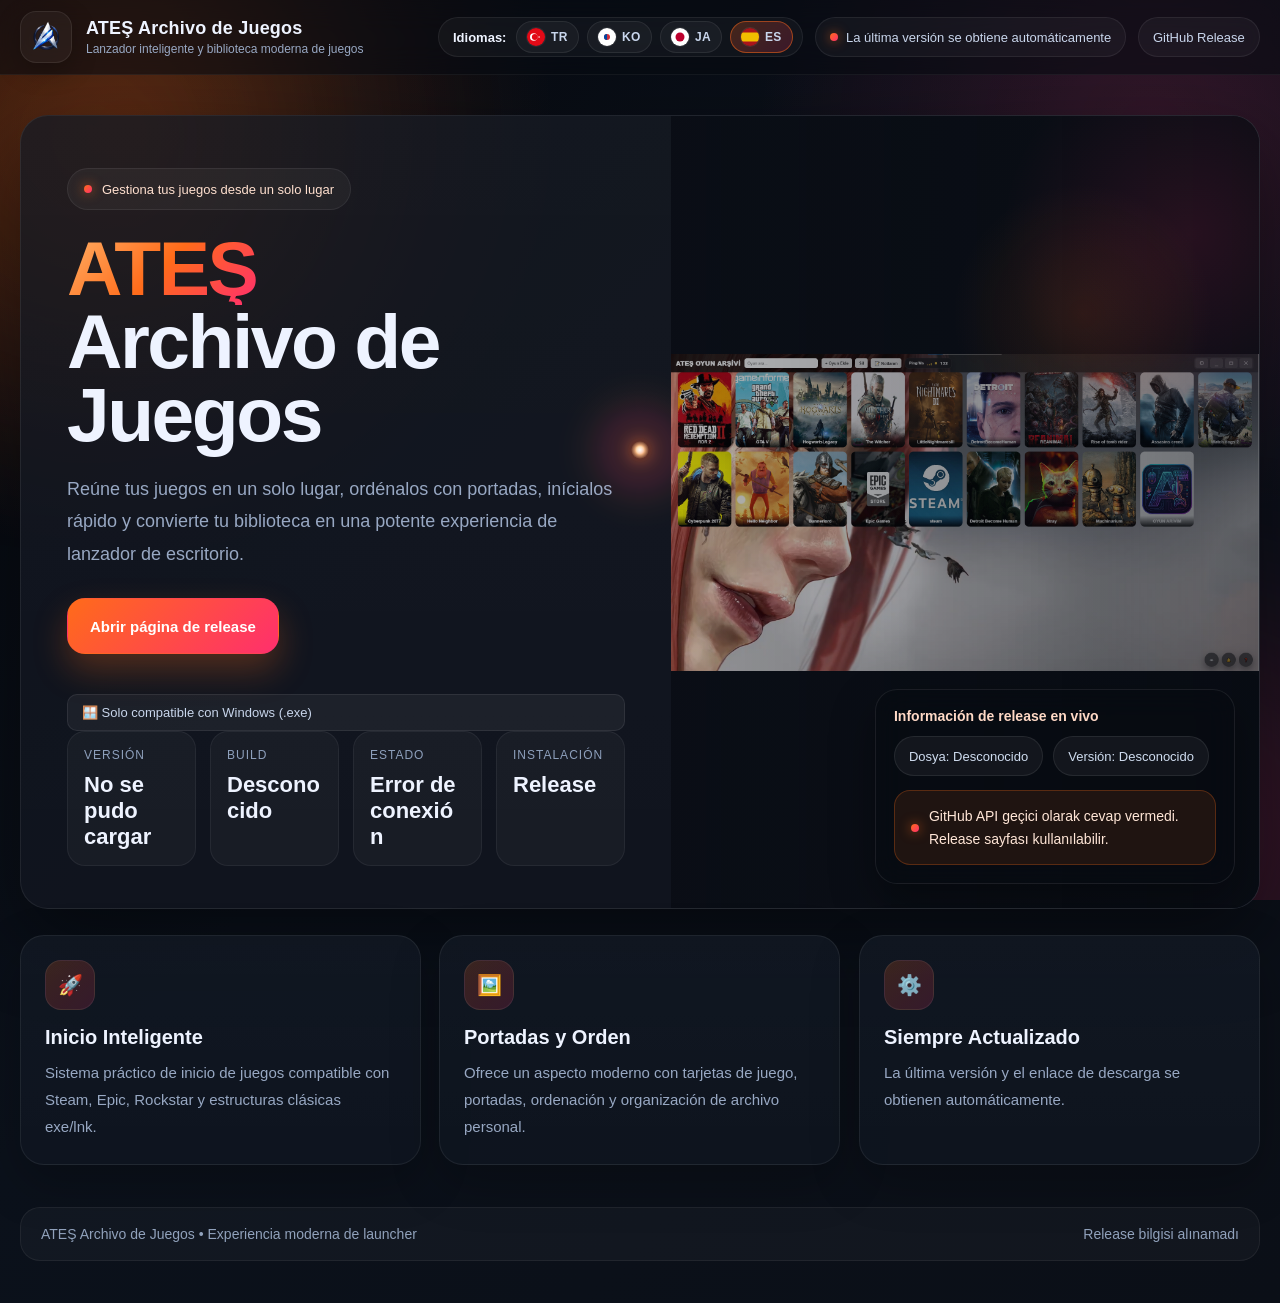
<file: es/index.html>
<!DOCTYPE html>
<html lang="es">
<head>
  <meta charset="UTF-8" />
<meta name="viewport" content="width=device-width, initial-scale=1.0" />
<meta name="theme-color" content="#ff6b1a">

<title>Oyun Launcher İndir (Ücretsiz) – ATEŞ Archivo de Juegos | Steam, Epic, Rockstar Tek Program</title>

<meta name="description" content="ATEŞ Archivo de Juegos ile Steam, Epic ve tüm oyunlarını tek yerde topla. Ücretsiz oyun launcher indir, hızlı başlat ve modern arşiv deneyimi yaşa.">
<meta name="keywords" content="ATEŞ Archivo de Juegos, game launcher, free game launcher, Steam, Epic, Rockstar">
<meta name="author" content="ATEŞ Archivo de Juegos">
<meta name="robots" content="index, follow, max-image-preview:large">

<link rel="canonical" href="https://dates1905.github.io/atesoyunarsivi/">
<link rel="alternate" hreflang="tr" href="https://dates1905.github.io/atesoyunarsivi/">
<link rel="alternate" hreflang="ko" href="https://dates1905.github.io/atesoyunarsivi/ko/">
<link rel="alternate" hreflang="ja" href="https://dates1905.github.io/atesoyunarsivi/ja/">
<link rel="alternate" hreflang="es" href="https://dates1905.github.io/atesoyunarsivi/es/">
<link rel="alternate" hreflang="x-default" href="https://dates1905.github.io/atesoyunarsivi/">

<!-- Favicon -->
<link rel="icon" href="https://dates1905.github.io/atesoyunarsivi/favicon.ico" sizes="any">
<link rel="icon" type="image/png" sizes="48x48" href="https://dates1905.github.io/atesoyunarsivi/favicon-48x48.png">
<link rel="apple-touch-icon" href="https://dates1905.github.io/atesoyunarsivi/apple-touch-icon.png">

<!-- Open Graph -->
<meta property="og:locale" content="es_ES">
<meta property="og:type" content="website">
<meta property="og:site_name" content="ATEŞ Archivo de Juegos">
<meta property="og:title" content="ATEŞ Archivo de Juegos – Ücretsiz Oyun Launcher">
<meta property="og:description" content="Steam, Epic, Rockstar ve diğer oyunlarını tek yerde topla. Hızlı, modern ve ücretsiz oyun launcher.">
<meta property="og:url" content="https://dates1905.github.io/atesoyunarsivi/">
<meta property="og:image" content="https://dates1905.github.io/atesoyunarsivi/logo.png">
<meta property="og:image:width" content="512">
<meta property="og:image:height" content="512">

<!-- Twitter -->
<meta name="twitter:card" content="summary_large_image">
<meta name="twitter:title" content="ATEŞ Archivo de Juegos – Ücretsiz Oyun Launcher">
<meta name="twitter:description" content="Steam, Epic, Rockstar ve diğer oyunlarını tek yerde topla. Hızlı, modern ve ücretsiz oyun launcher.">
<meta name="twitter:image" content="https://dates1905.github.io/atesoyunarsivi/logo.png">

<!-- Site name + organization -->
<script type="application/ld+json">
{
  "@context": "https://schema.org",
  "@graph": [
    {
      "@type": "WebSite",
      "@id": "https://dates1905.github.io/atesoyunarsivi/#website",
      "url": "https://dates1905.github.io/atesoyunarsivi/",
      "name": "ATEŞ Archivo de Juegos",
      "alternateName": ["ATES Oyun Arsivi", "ATEŞ Launcher"],
      "inLanguage": "es-ES"
    },
    {
      "@type": "Organization",
      "@id": "https://dates1905.github.io/atesoyunarsivi/#organization",
      "name": "ATEŞ Archivo de Juegos",
      "url": "https://dates1905.github.io/atesoyunarsivi/",
      "logo": {
        "@type": "ImageObject",
        "url": "https://dates1905.github.io/atesoyunarsivi/logo.png"
      },
      "image": "https://dates1905.github.io/atesoyunarsivi/logo.png"
    }
  ]
}
</script>
<style>
    * { box-sizing: border-box; }

    :root {
      --bg: #070b12;
      --bg-soft: #0c1220;
      --card: rgba(14, 19, 32, 0.82);
      --line: rgba(255,255,255,0.09);
      --text: #eef3ff;
      --muted: #98a8c3;
      --accent: #ff6b1a;
      --accent-2: #ff2f6d;
      --green: #1fc97a;
      --shadow: 0 30px 80px rgba(0,0,0,0.42);
      --radius-xl: 28px;
      --radius-lg: 20px;
      --max: 1240px;
    }

    html, body {
      margin: 0;
      padding: 0;
      min-height: 100%;
      background:
        radial-gradient(circle at 10% 10%, rgba(255,107,26,0.18), transparent 26%),
        radial-gradient(circle at 90% 10%, rgba(255,47,109,0.16), transparent 24%),
        linear-gradient(135deg, #05070c 0%, #0b111b 45%, #0b0f17 100%);
      color: var(--text);
      font-family: Inter, Arial, Helvetica, sans-serif;
      overflow-x: hidden;
    }

    a { color: inherit; text-decoration: none; }

    .bg-blur {
      position: fixed;
      inset: 0;
      pointer-events: none;
      overflow: hidden;
      z-index: 0;
    }

    .bg-blur::before,
    .bg-blur::after {
      content: "";
      position: absolute;
      border-radius: 50%;
      filter: blur(110px);
      opacity: 0.2;
      animation: floatBlob 12s ease-in-out infinite;
    }

    .bg-blur::before {
      width: 34vw;
      height: 34vw;
      left: -10vw;
      top: -6vw;
      background: #ff6b1a;
    }

    .bg-blur::after {
      width: 30vw;
      height: 30vw;
      right: -8vw;
      bottom: -10vw;
      background: #ff2f6d;
      animation-duration: 14s;
    }

    @keyframes floatBlob {
      0%, 100% { transform: translate(0, 0); }
      50% { transform: translate(20px, 24px); }
    }

    .particles {
      position: fixed;
      inset: 0;
      overflow: hidden;
      pointer-events: none;
      z-index: 0;
    }

    .particle {
      position: absolute;
      bottom: -20px;
      width: 4px;
      height: 4px;
      border-radius: 999px;
      background: linear-gradient(135deg, #ff8a3d, #ff2f6d);
      opacity: 0.45;
      animation: rise linear infinite;
    }

    @keyframes rise {
      from {
        transform: translateY(0) scale(1);
        opacity: 0;
      }
      10% { opacity: 0.45; }
      to {
        transform: translateY(-110vh) scale(0.6);
        opacity: 0;
      }
    }

    .wrap {
      position: relative;
      z-index: 1;
      width: 100%;
    }

    .container {
      width: min(var(--max), calc(100% - 32px));
      margin: 0 auto;
    }

    .topbar {
      position: sticky;
      top: 0;
      z-index: 10;
      backdrop-filter: blur(16px);
      background: rgba(7, 11, 18, 0.58);
      border-bottom: 1px solid rgba(255,255,255,0.05);
    }

    .topbar-inner {
      height: 74px;
      display: flex;
      align-items: center;
      justify-content: space-between;
      gap: 16px;
    }

    .brand {
      display: flex;
      align-items: center;
      gap: 14px;
      min-width: 0;
    }

    .brand-logo {
      width: 52px;
      height: 52px;
      border-radius: 16px;
      display: flex;
      align-items: center;
      justify-content: center;
      background: rgba(255,255,255,0.04);
      border: 1px solid rgba(255,255,255,0.08);
      box-shadow: 0 8px 24px rgba(0,0,0,0.25);
      overflow: hidden;
      padding: 6px;
    }

    .brand-logo img {
      width: 100%;
      height: 100%;
      object-fit: contain;
      display: block;
    }

    .brand-title {
      font-size: 18px;
      font-weight: 800;
      letter-spacing: 0.2px;
      white-space: nowrap;
    }

    .brand-sub {
      font-size: 12px;
      color: var(--muted);
      margin-top: 3px;
      white-space: nowrap;
    }

    .nav-actions {
      display: flex;
      align-items: center;
      gap: 12px;
      flex-wrap: wrap;
      justify-content: flex-end;
    }

    .mini-badge {
      min-height: 40px;
      padding: 0 14px;
      display: inline-flex;
      align-items: center;
      border-radius: 999px;
      background: rgba(255,255,255,0.04);
      border: 1px solid rgba(255,255,255,0.07);
      color: #c9d6ec;
      font-size: 13px;
      gap: 8px;
    }

    .dot {
      width: 8px;
      height: 8px;
      border-radius: 999px;
      background: linear-gradient(135deg, var(--accent), var(--accent-2));
      box-shadow: 0 0 12px rgba(255,107,26,0.7);
      flex: 0 0 auto;
    }

    .hero {
      padding: 40px 0 26px;
    }

    .hero-card {
      position: relative;
      overflow: hidden;
      border-radius: var(--radius-xl);
      background:
        linear-gradient(180deg, rgba(255,255,255,0.03), rgba(255,255,255,0.015)),
        rgba(13, 17, 27, 0.78);
      border: 1px solid rgba(255,255,255,0.07);
      box-shadow: var(--shadow);
    }

    .hero-grid {
      display: grid;
      grid-template-columns: 1.05fr 0.95fr;
      min-height: 650px;
    }

    .hero-left {
      padding: 52px 46px 42px;
      display: flex;
      flex-direction: column;
      justify-content: center;
    }

    .eyebrow {
      display: inline-flex;
      align-items: center;
      gap: 10px;
      width: fit-content;
      min-height: 42px;
      padding: 0 16px;
      border-radius: 999px;
      background: rgba(255,255,255,0.045);
      border: 1px solid rgba(255,255,255,0.07);
      color: #ffe0cf;
      font-size: 13px;
      margin-bottom: 22px;
    }

    .hero-title {
      margin: 0;
      font-size: clamp(42px, 6vw, 78px);
      line-height: 0.95;
      letter-spacing: -2.5px;
      font-weight: 900;
    }

    .hero-title .accent {
      background: linear-gradient(135deg, #ffb167, #ff6b1a, #ff2f6d);
      -webkit-background-clip: text;
      background-clip: text;
      color: transparent;
      display: inline-block;
    }

    .hero-desc {
      margin: 22px 0 28px;
      max-width: 700px;
      color: var(--muted);
      font-size: 18px;
      line-height: 1.8;
    }

    .hero-actions {
      display: flex;
      gap: 14px;
      flex-wrap: wrap;
      margin-bottom: 28px;
    }

    .btn {
      min-height: 56px;
      padding: 0 22px;
      border-radius: 18px;
      display: inline-flex;
      align-items: center;
      justify-content: center;
      gap: 10px;
      font-weight: 800;
      font-size: 15px;
      border: 1px solid transparent;
      transition: transform .18s ease, box-shadow .18s ease, background .18s ease, border-color .18s ease;
    }

    .btn:hover { transform: translateY(-2px); }

    .btn-primary {
      background: linear-gradient(135deg, var(--accent), var(--accent-2));
      color: #fff;
      box-shadow: 0 16px 34px rgba(255, 107, 26, 0.28);
    }

    .btn-secondary {
      background: rgba(255,255,255,0.05);
      color: #fff;
      border-color: rgba(255,255,255,0.08);
    }

    .stats {
      display: grid;
      grid-template-columns: repeat(4, minmax(0, 1fr));
      gap: 14px;
    }

    .stat {
      padding: 16px 16px 15px;
      border-radius: 18px;
      background: rgba(255,255,255,0.035);
      border: 1px solid rgba(255,255,255,0.06);
      min-height: 94px;
    }

    .stat-label {
      font-size: 12px;
      text-transform: uppercase;
      letter-spacing: 1px;
      color: #8ea0bc;
      margin-bottom: 10px;
    }

    .stat-value {
      font-size: 22px;
      font-weight: 800;
      word-break: break-word;
    }

   .hero-right {
  position: relative;
  min-height: 650px;
  background:
    linear-gradient(90deg, rgba(7,11,18,0.3), rgba(7,11,18,0.6)),
    url("../launcher.jpg?v=3") center center no-repeat;
  background-size: contain;
  background-color: #0b0f17;
}

    @media (max-width: 768px) {
  .hero-right {
    background-size: contain;
    min-height: 300px;
  }
}

    .hero-right::before {
      content: "";
      position: absolute;
      inset: 0;
      background:
        radial-gradient(circle at 70% 25%, rgba(255,107,26,0.12), transparent 18%),
        radial-gradient(circle at 88% 15%, rgba(255,47,109,0.12), transparent 22%);
    }

    .floating-panel {
      position: absolute;
      right: 24px;
      bottom: 24px;
      top: auto;
      left: auto;
      transform: none !important;
      z-index: 2;
      width: min(360px, calc(100% - 48px));
      padding: 18px;
      border-radius: 22px;
      background: rgba(7, 11, 18, 0.76);
      border: 1px solid rgba(255,255,255,0.08);
      backdrop-filter: blur(16px);
      box-shadow: 0 18px 44px rgba(0,0,0,0.34);
    }

    .floating-title {
      font-size: 14px;
      color: #ffd9c6;
      margin-bottom: 12px;
      font-weight: 700;
    }

    .file-row {
      display: flex;
      gap: 10px;
      flex-wrap: wrap;
    }

    .pill {
      min-height: 40px;
      padding: 0 14px;
      display: inline-flex;
      align-items: center;
      border-radius: 999px;
      background: rgba(255,255,255,0.05);
      border: 1px solid rgba(255,255,255,0.08);
      color: #d0ddf0;
      font-size: 13px;
      max-width: 100%;
      overflow: hidden;
      text-overflow: ellipsis;
      white-space: nowrap;
    }

    .status-box {
      margin-top: 14px;
      min-height: 58px;
      border-radius: 16px;
      padding: 14px 16px;
      display: flex;
      align-items: center;
      gap: 10px;
      font-size: 14px;
      line-height: 1.6;
      border: 1px solid rgba(255,255,255,0.08);
      background: rgba(255,255,255,0.04);
      color: #dce6f5;
    }

    .status-box.ok {
      background: rgba(31, 201, 122, 0.11);
      border-color: rgba(31, 201, 122, 0.34);
      color: #dbffec;
    }

    .status-box.warn {
      background: rgba(255, 107, 26, 0.10);
      border-color: rgba(255, 107, 26, 0.26);
      color: #ffe6d7;
    }

    .spinner {
      width: 16px;
      height: 16px;
      border-radius: 999px;
      border: 2px solid rgba(255,255,255,0.24);
      border-top-color: #fff;
      animation: spin .9s linear infinite;
      flex: 0 0 auto;
    }

    @keyframes spin { to { transform: rotate(360deg); } }

    .section { padding: 0 0 34px; }

    .section-grid {
      display: grid;
      grid-template-columns: repeat(3, minmax(0, 1fr));
      gap: 18px;
    }

    .feature-card {
      border-radius: 24px;
      padding: 24px;
      background:
        linear-gradient(180deg, rgba(255,255,255,0.025), rgba(255,255,255,0.01)),
        rgba(12,18,30,0.72);
      border: 1px solid rgba(255,255,255,0.07);
      box-shadow: 0 18px 50px rgba(0,0,0,0.24);
    }

    .feature-icon {
      width: 50px;
      height: 50px;
      border-radius: 16px;
      display: grid;
      place-items: center;
      font-size: 20px;
      background: linear-gradient(135deg, rgba(255,107,26,0.18), rgba(255,47,109,0.16));
      border: 1px solid rgba(255,255,255,0.07);
      margin-bottom: 16px;
    }

    .feature-title {
      margin: 0 0 10px;
      font-size: 20px;
      font-weight: 800;
    }

    .feature-desc {
      margin: 0;
      color: var(--muted);
      font-size: 15px;
      line-height: 1.8;
    }

    .footer {
      padding: 8px 0 42px;
      color: #91a2bc;
      font-size: 14px;
    }

    .footer-box {
      border-radius: 20px;
      padding: 18px 20px;
      background: rgba(255,255,255,0.03);
      border: 1px solid rgba(255,255,255,0.06);
      display: flex;
      justify-content: space-between;
      gap: 16px;
      flex-wrap: wrap;
    }

    @media (max-width: 1120px) {
      .hero-grid { grid-template-columns: 1fr; }
      .hero-right { min-height: 420px; order: -1; }
      .hero-left { padding: 34px 24px 26px; }
      .stats { grid-template-columns: repeat(2, minmax(0, 1fr)); }
      .section-grid { grid-template-columns: 1fr; }
    }

    
    .language-badge {
      gap: 10px;
      padding-right: 10px;
      flex-wrap: wrap;
    }

    .lang-label {
      font-weight: 700;
      color: #eef3ff;
      white-space: nowrap;
    }

    .lang-links {
      display: inline-flex;
      align-items: center;
      gap: 8px;
      flex-wrap: wrap;
    }

    .lang-item {
      min-height: 32px;
      padding: 0 10px;
      border-radius: 999px;
      display: inline-flex;
      align-items: center;
      gap: 6px;
      background: rgba(255,255,255,0.04);
      border: 1px solid rgba(255,255,255,0.08);
      transition: transform .18s ease, border-color .18s ease, background .18s ease;
      font-size: 12px;
      font-weight: 700;
    }

    .lang-item:hover {
      transform: translateY(-1px);
      border-color: rgba(255,255,255,0.18);
      background: rgba(255,255,255,0.08);
    }

    .lang-item.active {
      background: linear-gradient(135deg, rgba(255,107,26,0.22), rgba(255,47,109,0.18));
      border-color: rgba(255,107,26,0.5);
    }

    
    .flag-icon {
      width: 18px;
      height: 18px;
      border-radius: 50%;
      object-fit: cover;
      display: block;
      flex: 0 0 auto;
      box-shadow: 0 0 0 1px rgba(255,255,255,0.08);
    }

    .lang-text {
      letter-spacing: 0.3px;
    }


    @media (max-width: 700px) {
      .container { width: min(var(--max), calc(100% - 20px)); }
      .topbar-inner {
        height: auto;
        padding: 14px 0;
        align-items: flex-start;
        flex-direction: column;
      }
      .hero { padding-top: 18px; }
      .hero-title { letter-spacing: -1.4px; }
      .hero-desc { font-size: 16px; }
      .hero-actions { flex-direction: column; }
      .btn { width: 100%; }
      .stats { grid-template-columns: 1fr; }
      .hero-right { min-height: 320px; }
      .floating-panel {
        right: 14px;
        bottom: 14px;
        width: calc(100% - 28px);
      }
    }
  
    .cursor-glow,
    .cursor-core {
      position: fixed;
      left: 0;
      top: 0;
      pointer-events: none;
      z-index: 9999;
      opacity: 0;
      transform: translate(-50%, -50%);
      transition: opacity .25s ease;
      mix-blend-mode: screen;
    }

    .cursor-glow {
      width: 140px;
      height: 140px;
      border-radius: 50%;
      background:
        radial-gradient(circle, rgba(255,107,26,0.22) 0%, rgba(255,47,109,0.14) 35%, rgba(255,107,26,0.06) 52%, rgba(255,107,26,0) 72%);
      filter: blur(10px);
    }

    .cursor-core {
      width: 18px;
      height: 18px;
      border-radius: 50%;
      background: radial-gradient(circle, rgba(255,255,255,0.95) 0%, rgba(255,182,120,0.9) 34%, rgba(255,107,26,0.18) 70%, rgba(255,107,26,0) 100%);
      box-shadow:
        0 0 16px rgba(255,107,26,0.55),
        0 0 34px rgba(255,47,109,0.25);
    }

    .cursor-trail {
      position: fixed;
      left: 0;
      top: 0;
      width: 9px;
      height: 9px;
      border-radius: 50%;
      pointer-events: none;
      z-index: 9998;
      opacity: 0;
      transform: translate(-50%, -50%) scale(0.6);
      background: linear-gradient(135deg, rgba(255,190,120,0.95), rgba(255,47,109,0.65));
      box-shadow: 0 0 12px rgba(255,107,26,0.35);
      will-change: transform, opacity;
    }

    .cursor-active .cursor-glow,
    .cursor-active .cursor-core,
    .cursor-active .cursor-trail {
      opacity: 1;
    }

    .interactive-hover {
      position: relative;
      overflow: hidden;
    }

    .interactive-hover::after {
      content: "";
      position: absolute;
      inset: -1px;
      border-radius: inherit;
      background:
        radial-gradient(circle at var(--mx, 50%) var(--my, 50%), rgba(255,255,255,0.16), rgba(255,255,255,0) 32%);
      opacity: 0;
      transition: opacity .25s ease;
      pointer-events: none;
    }

    .interactive-hover:hover::after {
      opacity: 1;
    }

    .interactive-hover.lift {
      transition: transform .18s ease, box-shadow .18s ease, border-color .18s ease;
      will-change: transform;
    }

    .interactive-hover.lift:hover {
      box-shadow: 0 22px 50px rgba(0,0,0,0.28);
    }

    @media (pointer: coarse), (prefers-reduced-motion: reduce) {
      .cursor-glow,
      .cursor-core,
      .cursor-trail {
        display: none !important;
      }
      .interactive-hover,
      .interactive-hover.lift {
        transform: none !important;
      }
    }

  </style>
</head>
<body>

  <div class="cursor-glow" id="cursorGlow" aria-hidden="true"></div>
  <div class="cursor-core" id="cursorCore" aria-hidden="true"></div>


  <div style="position:absolute; left:-9999px;">
  <h1>ATEŞ Archivo de Juegos – Ücretsiz Oyun Launcher</h1>
  <h2>Steam, Epic ve tüm oyunlarını tek yerden başlat</h2>
</div>

  <div class="bg-blur"></div>
  <div class="particles" id="particles"></div>

  <div class="wrap">
    <header class="topbar">
      <div class="container topbar-inner">
        <div class="brand">
  <div class="brand-logo">
    <img src="../logo.png?v=4" alt="ATEŞ Archivo de Juegos logo" />
  </div>
          <div>
            <div class="brand-title">ATEŞ Archivo de Juegos</div>
            <div class="brand-sub">Lanzador inteligente y biblioteca moderna de juegos</div>
          </div>
        </div>

        <div class="nav-actions">
        <div class="mini-badge language-badge">
          <span class="lang-label">Idiomas:</span>
                    <div class="lang-links">
            <a class="lang-item" href="https://dates1905.github.io/atesoyunarsivi/" aria-label="Türkçe">
              <img class="flag-icon" src="../assets/flags/tr.svg" alt="Türkiye bayrağı" />
              <span class="lang-text">TR</span>
            </a>
            <a class="lang-item" href="https://dates1905.github.io/atesoyunarsivi/ko/" aria-label="한국어">
              <img class="flag-icon" src="../assets/flags/kr.svg" alt="Güney Kore bayrağı" />
              <span class="lang-text">KO</span>
            </a>
            <a class="lang-item" href="https://dates1905.github.io/atesoyunarsivi/ja/" aria-label="日本語">
              <img class="flag-icon" src="../assets/flags/jp.svg" alt="Japonya bayrağı" />
              <span class="lang-text">JA</span>
            </a>
            <a class="lang-item active" href="https://dates1905.github.io/atesoyunarsivi/es/" aria-label="Español">
              <img class="flag-icon" src="../assets/flags/es.svg" alt="İspanya bayrağı" />
              <span class="lang-text">ES</span>
            </a>
          </div>
        </div>
          <div class="mini-badge">
            <span class="dot"></span>
            La última versión se obtiene automáticamente
          </div>
          <a class="mini-badge" href="https://github.com/dates1905/ATES-OYUN-ARSIVI/releases" target="_blank" rel="noopener noreferrer">
            GitHub Release
          </a>
        </div>
      </div>
    </header>

    <main>
      <section class="hero">
        <div class="container">
          <div class="hero-card">
            <div class="hero-grid">
              <div class="hero-left">
                <div class="eyebrow">
                  <span class="dot"></span>
                  Gestiona tus juegos desde un solo lugar
                </div>

<div class="hero-title">
  <span class="accent">ATEŞ</span><br />
  Archivo de Juegos
</div>
                
                <p class="hero-desc">
                  Reúne tus juegos en un solo lugar, ordénalos con portadas, inícialos rápido y convierte tu biblioteca en una potente experiencia de lanzador de escritorio.
                </p>

                <div class="hero-actions">
                  <a
                    id="downloadBtn"
                    class="btn btn-primary"
                    href="https://github.com/dates1905/ATES-OYUN-ARSIVI/releases"
                    target="_blank"
                    rel="noopener noreferrer"
                  >
                    Descargar instalador
                  </a>
                </div>

                <div style="
                  margin-top:12px;
                  padding:10px 14px;
                  border-radius:10px;
                  background:rgba(255,255,255,0.05);
                  border:1px solid rgba(255,255,255,0.08);
                  font-size:13px;
                  color:#c9d6ec;
                  display:inline-block;
                ">
                  🪟 Solo compatible con Windows (.exe)
                </div>

                <div class="stats">
                  <div class="stat">
                    <div class="stat-label">Versión</div>
                    <div class="stat-value" id="versionText">Cargando...</div>
                  </div>

                  <div class="stat">
                    <div class="stat-label">Build</div>
                    <div class="stat-value" id="buildDate">Cargando...</div>
                  </div>

                  <div class="stat">
                    <div class="stat-label">Estado</div>
                    <div class="stat-value" id="releaseStatus">Comprobando...</div>
                  </div>

                  <div class="stat">
                    <div class="stat-label">Instalación</div>
                    <div class="stat-value" id="fileType">.exe</div>
                  </div>
                </div>
              </div>

              <div class="hero-right">
                <div class="floating-panel">
                  <div class="floating-title">Información de release en vivo</div>
                  <div class="file-row">
                    <div class="pill" id="fileName">Archivo: cargando...</div>
                    <div class="pill" id="versionBadge">Versión: yükleniyor...</div>
                  </div>
                  <div class="status-box warn" id="statusBox">
                    <div class="spinner"></div>
                    <span>Obteniendo la última versión desde GitHub...</span>
                  </div>
                </div>
              </div>
            </div>
          </div>
        </div>
      </section>

      <section class="section">
        <div class="container">
          <div class="section-grid">
            <div class="feature-card">
              <div class="feature-icon">🚀</div>
              <h3 class="feature-title">Inicio Inteligente</h3>
              <p class="feature-desc">Sistema práctico de inicio de juegos compatible con Steam, Epic, Rockstar y estructuras clásicas exe/lnk.</p>
            </div>

            <div class="feature-card">
              <div class="feature-icon">🖼️</div>
              <h3 class="feature-title">Portadas y Orden</h3>
              <p class="feature-desc">Ofrece un aspecto moderno con tarjetas de juego, portadas, ordenación y organización de archivo personal.</p>
            </div>

            <div class="feature-card">
              <div class="feature-icon">⚙️</div>
              <h3 class="feature-title">Siempre Actualizado</h3>
              <p class="feature-desc">La última versión y el enlace de descarga se obtienen automáticamente.</p>
            </div>
          </div>
        </div>
      </section>
    </main>

    <footer class="footer">
      <div class="container">
        <div class="footer-box">
          <div>ATEŞ Archivo de Juegos • Experiencia moderna de launcher</div>
          <div id="footerVersion">Versión bilgisi yükleniyor...</div>
        </div>
      </div>
    </footer>
  </div>

  <script>
    const RELEASE_API_URL = "https://api.github.com/repos/dates1905/ATES-OYUN-ARSIVI/releases/latest";
    const RELEASES_PAGE_URL = "https://github.com/dates1905/ATES-OYUN-ARSIVI/releases";

    function byId(id) {
      return document.getElementById(id);
    }

    function setStatus(message, type = "warn", loading = false) {
      const box = byId("statusBox");
      if (!box) return;
      box.className = "status-box " + type;
      box.innerHTML = (
        loading
          ? '<div class="spinner"></div>'
          : '<span class="dot"></span>'
      ) + '<span>' + message + '</span>';
    }

    function formatDate(dateStr) {
      if (!dateStr) return "Desconocido";
      const d = new Date(dateStr);
      if (Number.isNaN(d.getTime())) return "Desconocido";
      const day = String(d.getDate()).padStart(2, "0");
      const month = String(d.getMonth() + 1).padStart(2, "0");
      const year = d.getFullYear();
      return day + "." + month + "." + year;
    }

    function pickExeAsset(assets) {
      if (!Array.isArray(assets)) return null;
      for (const asset of assets) {
        if (/\.exe$/i.test(asset.name || "")) return asset;
      }
      return null;
    }

    function createParticles() {
      const wrap = byId("particles");
      if (!wrap) return;
      wrap.innerHTML = "";
      const count = window.innerWidth < 768 ? 20 : 36;

      for (let i = 0; i < count; i++) {
        const p = document.createElement("span");
        p.className = "particle";
        p.style.left = (Math.random() * 100) + "vw";
        const size = 2 + Math.random() * 4;
        p.style.width = size + "px";
        p.style.height = size + "px";
        p.style.animationDuration = (7 + Math.random() * 9) + "s";
        p.style.animationDelay = (Math.random() * 8) + "s";
        p.style.opacity = 0.16 + Math.random() * 0.38;
        wrap.appendChild(p);
      }
    }


    function setupImmersiveCursor() {
      if (window.matchMedia("(pointer: coarse)").matches || window.matchMedia("(prefers-reduced-motion: reduce)").matches) {
        return;
      }

      const glow = byId("cursorGlow");
      const core = byId("cursorCore");
      if (!glow || !core) return;

      const trailCount = 10;
      const trails = [];
      const pointer = {
        x: window.innerWidth / 2,
        y: window.innerHeight / 2,
        tx: window.innerWidth / 2,
        ty: window.innerHeight / 2
      };

      document.body.classList.add("cursor-active");

      for (let i = 0; i < trailCount; i++) {
        const dot = document.createElement("div");
        dot.className = "cursor-trail";
        dot.style.opacity = String(Math.max(0.08, 0.34 - i * 0.028));
        document.body.appendChild(dot);
        trails.push({
          el: dot,
          x: pointer.x,
          y: pointer.y
        });
      }

      function setInteractiveTargets() {
        document.querySelectorAll(".btn, .feature-card, .stat, .mini-badge, .lang-item").forEach((el) => {
          el.classList.add("interactive-hover", "lift");
          el.addEventListener("mousemove", (event) => {
            const rect = el.getBoundingClientRect();
            const px = ((event.clientX - rect.left) / rect.width) * 100;
            const py = ((event.clientY - rect.top) / rect.height) * 100;
            el.style.setProperty("--mx", px.toFixed(2) + "%");
            el.style.setProperty("--my", py.toFixed(2) + "%");
          });

          el.addEventListener("mouseenter", () => {
            core.style.transform = "translate(-50%, -50%) scale(1.25)";
            glow.style.transform = "translate(-50%, -50%) scale(1.08)";
          });

          el.addEventListener("mouseleave", () => {
            core.style.transform = "translate(-50%, -50%) scale(1)";
            glow.style.transform = "translate(-50%, -50%) scale(1)";
            el.style.transform = "";
          });

          el.addEventListener("mousemove", (event) => {
            const rect = el.getBoundingClientRect();
            const offsetX = (event.clientX - rect.left) / rect.width - 0.5;
            const offsetY = (event.clientY - rect.top) / rect.height - 0.5;
            const moveX = offsetX * 8;
            const moveY = offsetY * 8;
            el.style.transform = "translate(" + moveX.toFixed(2) + "px, " + moveY.toFixed(2) + "px)";
          });
        });
      }

      setInteractiveTargets();

      window.addEventListener("mousemove", (event) => {
        pointer.tx = event.clientX;
        pointer.ty = event.clientY;
      }, { passive: true });

      window.addEventListener("mouseout", (event) => {
        if (!event.relatedTarget) {
          document.body.classList.remove("cursor-active");
        }
      });

      window.addEventListener("mouseover", () => {
        document.body.classList.add("cursor-active");
      });

      function animate() {
        pointer.x += (pointer.tx - pointer.x) * 0.18;
        pointer.y += (pointer.ty - pointer.y) * 0.18;

        glow.style.left = pointer.x + "px";
        glow.style.top = pointer.y + "px";
        core.style.left = pointer.x + "px";
        core.style.top = pointer.y + "px";

        let prevX = pointer.x;
        let prevY = pointer.y;

        trails.forEach((trail, index) => {
          trail.x += (prevX - trail.x) * (0.22 - index * 0.012);
          trail.y += (prevY - trail.y) * (0.22 - index * 0.012);
          trail.el.style.left = trail.x + "px";
          trail.el.style.top = trail.y + "px";
          trail.el.style.transform = "translate(-50%, -50%) scale(" + (1 - index * 0.055).toFixed(2) + ")";
          prevX = trail.x;
          prevY = trail.y;
        });

        requestAnimationFrame(animate);
      }

      animate();
    }


    async function loadLatestRelease() {
      try {
        setStatus("Obteniendo la última versión desde GitHub...", "warn", true);

        const response = await fetch(RELEASE_API_URL, {
          method: "GET",
          headers: { "Accept": "application/vnd.github+json" },
          cache: "no-store"
        });

        if (!response.ok) {
          throw new Error("GitHub API hatası: " + response.status);
        }

        const release = await response.json();
        const version = release.tag_name || release.name || "Desconocido";
        const buildDate = formatDate(release.published_at);
        const exeAsset = pickExeAsset(release.assets || []);
        const downloadUrl = exeAsset ? exeAsset.browser_download_url : (release.html_url || RELEASES_PAGE_URL);
        const fileName = exeAsset ? exeAsset.name : "İndirilebilir .exe bulunamadı";

        if (byId("versionText")) byId("versionText").textContent = version;
        if (byId("buildDate")) byId("buildDate").textContent = buildDate;
        if (byId("releaseStatus")) byId("releaseStatus").textContent = release.prerelease ? "Ön Versión" : "Publicado";
        if (byId("fileType")) byId("fileType").textContent = exeAsset ? ".exe" : "Release";
        if (byId("fileName")) byId("fileName").textContent = "Dosya: " + fileName;
        if (byId("versionBadge")) byId("versionBadge").textContent = "Versión: " + version;
        if (byId("footerVersion")) byId("footerVersion").textContent = "Canlı sürüm: " + version;

        const downloadBtn = byId("downloadBtn");
        if (downloadBtn) {
          downloadBtn.href = downloadUrl;
          downloadBtn.textContent = exeAsset ? "Descargar instalador" : "Abrir página de release";
        }

        setStatus(
          exeAsset
            ? "En güncel sürüm başarıyla yüklendi: " + version
            : "Release bulundu ama .exe dosyası seçilemedi.",
          exeAsset ? "ok" : "warn",
          false
        );
      } catch (error) {
        console.error("Release yüklenemedi:", error);

        if (byId("versionText")) byId("versionText").textContent = "No se pudo cargar";
        if (byId("buildDate")) byId("buildDate").textContent = "Desconocido";
        if (byId("releaseStatus")) byId("releaseStatus").textContent = "Error de conexión";
        if (byId("fileType")) byId("fileType").textContent = "Release";
        if (byId("fileName")) byId("fileName").textContent = "Dosya: Desconocido";
        if (byId("versionBadge")) byId("versionBadge").textContent = "Versión: Desconocido";
        if (byId("footerVersion")) byId("footerVersion").textContent = "Release bilgisi alınamadı";

        const downloadBtn = byId("downloadBtn");
        if (downloadBtn) {
          downloadBtn.href = RELEASES_PAGE_URL;
          downloadBtn.textContent = "Abrir página de release";
        }

        setStatus("GitHub API geçici olarak cevap vermedi. Release sayfası kullanılabilir.", "warn", false);
      }
    }

    window.addEventListener("load", function () {
      createParticles();
      loadLatestRelease();
      setupImmersiveCursor();
    });
  </script>
</body>
</html>
</file>
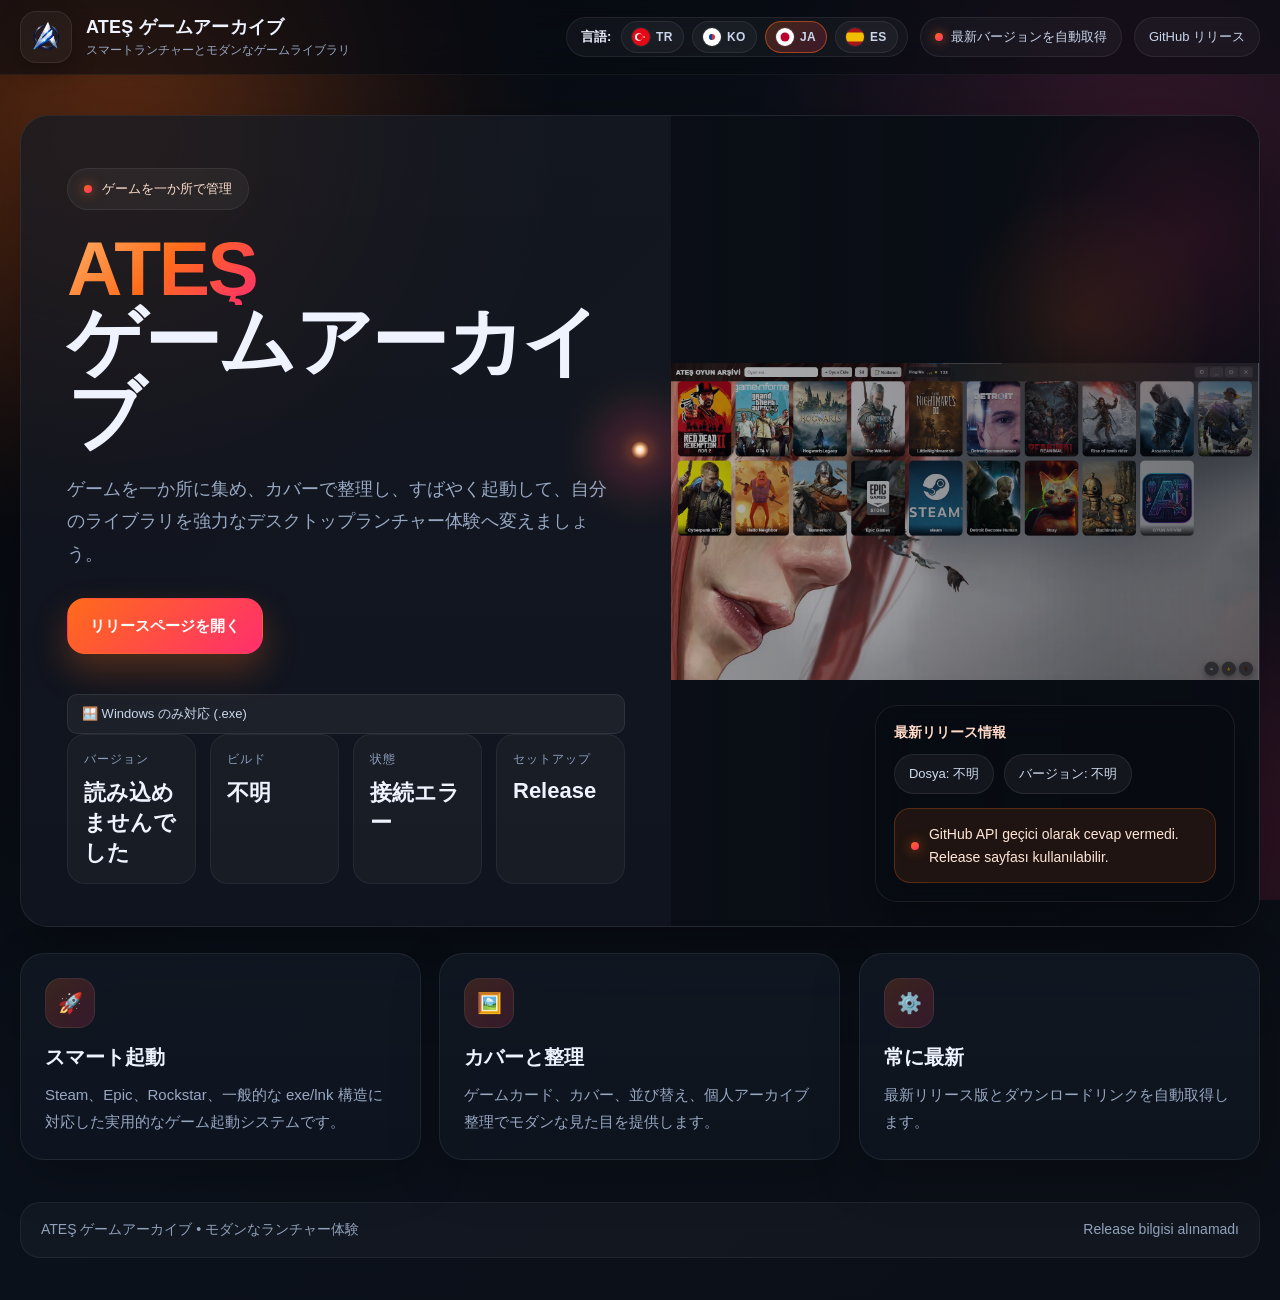
<file: ja/index.html>
<!DOCTYPE html>
<html lang="ja">
<head>
  <meta charset="UTF-8" />
<meta name="viewport" content="width=device-width, initial-scale=1.0" />
<meta name="theme-color" content="#ff6b1a">

<title>Oyun Launcher İndir (Ücretsiz) – ATEŞ ゲームアーカイブ | Steam, Epic, Rockstar Tek Program</title>

<meta name="description" content="ATEŞ ゲームアーカイブ ile Steam, Epic ve tüm oyunlarını tek yerde topla. Ücretsiz oyun launcher indir, hızlı başlat ve modern arşiv deneyimi yaşa.">
<meta name="keywords" content="ATEŞ ゲームアーカイブ, game launcher, free game launcher, Steam, Epic, Rockstar">
<meta name="author" content="ATEŞ ゲームアーカイブ">
<meta name="robots" content="index, follow, max-image-preview:large">

<link rel="canonical" href="https://dates1905.github.io/atesoyunarsivi/">
<link rel="alternate" hreflang="tr" href="https://dates1905.github.io/atesoyunarsivi/">
<link rel="alternate" hreflang="ko" href="https://dates1905.github.io/atesoyunarsivi/ko/">
<link rel="alternate" hreflang="ja" href="https://dates1905.github.io/atesoyunarsivi/ja/">
<link rel="alternate" hreflang="es" href="https://dates1905.github.io/atesoyunarsivi/es/">
<link rel="alternate" hreflang="x-default" href="https://dates1905.github.io/atesoyunarsivi/">

<!-- Favicon -->
<link rel="icon" href="https://dates1905.github.io/atesoyunarsivi/favicon.ico" sizes="any">
<link rel="icon" type="image/png" sizes="48x48" href="https://dates1905.github.io/atesoyunarsivi/favicon-48x48.png">
<link rel="apple-touch-icon" href="https://dates1905.github.io/atesoyunarsivi/apple-touch-icon.png">

<!-- Open Graph -->
<meta property="og:locale" content="ja_JP">
<meta property="og:type" content="website">
<meta property="og:site_name" content="ATEŞ ゲームアーカイブ">
<meta property="og:title" content="ATEŞ ゲームアーカイブ – Ücretsiz Oyun Launcher">
<meta property="og:description" content="Steam, Epic, Rockstar ve diğer oyunlarını tek yerde topla. Hızlı, modern ve ücretsiz oyun launcher.">
<meta property="og:url" content="https://dates1905.github.io/atesoyunarsivi/">
<meta property="og:image" content="https://dates1905.github.io/atesoyunarsivi/logo.png">
<meta property="og:image:width" content="512">
<meta property="og:image:height" content="512">

<!-- Twitter -->
<meta name="twitter:card" content="summary_large_image">
<meta name="twitter:title" content="ATEŞ ゲームアーカイブ – Ücretsiz Oyun Launcher">
<meta name="twitter:description" content="Steam, Epic, Rockstar ve diğer oyunlarını tek yerde topla. Hızlı, modern ve ücretsiz oyun launcher.">
<meta name="twitter:image" content="https://dates1905.github.io/atesoyunarsivi/logo.png">

<!-- Site name + organization -->
<script type="application/ld+json">
{
  "@context": "https://schema.org",
  "@graph": [
    {
      "@type": "WebSite",
      "@id": "https://dates1905.github.io/atesoyunarsivi/#website",
      "url": "https://dates1905.github.io/atesoyunarsivi/",
      "name": "ATEŞ ゲームアーカイブ",
      "alternateName": ["ATES Oyun Arsivi", "ATEŞ Launcher"],
      "inLanguage": "ja-JP"
    },
    {
      "@type": "Organization",
      "@id": "https://dates1905.github.io/atesoyunarsivi/#organization",
      "name": "ATEŞ ゲームアーカイブ",
      "url": "https://dates1905.github.io/atesoyunarsivi/",
      "logo": {
        "@type": "ImageObject",
        "url": "https://dates1905.github.io/atesoyunarsivi/logo.png"
      },
      "image": "https://dates1905.github.io/atesoyunarsivi/logo.png"
    }
  ]
}
</script>
<style>
    * { box-sizing: border-box; }

    :root {
      --bg: #070b12;
      --bg-soft: #0c1220;
      --card: rgba(14, 19, 32, 0.82);
      --line: rgba(255,255,255,0.09);
      --text: #eef3ff;
      --muted: #98a8c3;
      --accent: #ff6b1a;
      --accent-2: #ff2f6d;
      --green: #1fc97a;
      --shadow: 0 30px 80px rgba(0,0,0,0.42);
      --radius-xl: 28px;
      --radius-lg: 20px;
      --max: 1240px;
    }

    html, body {
      margin: 0;
      padding: 0;
      min-height: 100%;
      background:
        radial-gradient(circle at 10% 10%, rgba(255,107,26,0.18), transparent 26%),
        radial-gradient(circle at 90% 10%, rgba(255,47,109,0.16), transparent 24%),
        linear-gradient(135deg, #05070c 0%, #0b111b 45%, #0b0f17 100%);
      color: var(--text);
      font-family: Inter, Arial, Helvetica, sans-serif;
      overflow-x: hidden;
    }

    a { color: inherit; text-decoration: none; }

    .bg-blur {
      position: fixed;
      inset: 0;
      pointer-events: none;
      overflow: hidden;
      z-index: 0;
    }

    .bg-blur::before,
    .bg-blur::after {
      content: "";
      position: absolute;
      border-radius: 50%;
      filter: blur(110px);
      opacity: 0.2;
      animation: floatBlob 12s ease-in-out infinite;
    }

    .bg-blur::before {
      width: 34vw;
      height: 34vw;
      left: -10vw;
      top: -6vw;
      background: #ff6b1a;
    }

    .bg-blur::after {
      width: 30vw;
      height: 30vw;
      right: -8vw;
      bottom: -10vw;
      background: #ff2f6d;
      animation-duration: 14s;
    }

    @keyframes floatBlob {
      0%, 100% { transform: translate(0, 0); }
      50% { transform: translate(20px, 24px); }
    }

    .particles {
      position: fixed;
      inset: 0;
      overflow: hidden;
      pointer-events: none;
      z-index: 0;
    }

    .particle {
      position: absolute;
      bottom: -20px;
      width: 4px;
      height: 4px;
      border-radius: 999px;
      background: linear-gradient(135deg, #ff8a3d, #ff2f6d);
      opacity: 0.45;
      animation: rise linear infinite;
    }

    @keyframes rise {
      from {
        transform: translateY(0) scale(1);
        opacity: 0;
      }
      10% { opacity: 0.45; }
      to {
        transform: translateY(-110vh) scale(0.6);
        opacity: 0;
      }
    }

    .wrap {
      position: relative;
      z-index: 1;
      width: 100%;
    }

    .container {
      width: min(var(--max), calc(100% - 32px));
      margin: 0 auto;
    }

    .topbar {
      position: sticky;
      top: 0;
      z-index: 10;
      backdrop-filter: blur(16px);
      background: rgba(7, 11, 18, 0.58);
      border-bottom: 1px solid rgba(255,255,255,0.05);
    }

    .topbar-inner {
      height: 74px;
      display: flex;
      align-items: center;
      justify-content: space-between;
      gap: 16px;
    }

    .brand {
      display: flex;
      align-items: center;
      gap: 14px;
      min-width: 0;
    }

    .brand-logo {
      width: 52px;
      height: 52px;
      border-radius: 16px;
      display: flex;
      align-items: center;
      justify-content: center;
      background: rgba(255,255,255,0.04);
      border: 1px solid rgba(255,255,255,0.08);
      box-shadow: 0 8px 24px rgba(0,0,0,0.25);
      overflow: hidden;
      padding: 6px;
    }

    .brand-logo img {
      width: 100%;
      height: 100%;
      object-fit: contain;
      display: block;
    }

    .brand-title {
      font-size: 18px;
      font-weight: 800;
      letter-spacing: 0.2px;
      white-space: nowrap;
    }

    .brand-sub {
      font-size: 12px;
      color: var(--muted);
      margin-top: 3px;
      white-space: nowrap;
    }

    .nav-actions {
      display: flex;
      align-items: center;
      gap: 12px;
      flex-wrap: wrap;
      justify-content: flex-end;
    }

    .mini-badge {
      min-height: 40px;
      padding: 0 14px;
      display: inline-flex;
      align-items: center;
      border-radius: 999px;
      background: rgba(255,255,255,0.04);
      border: 1px solid rgba(255,255,255,0.07);
      color: #c9d6ec;
      font-size: 13px;
      gap: 8px;
    }

    .dot {
      width: 8px;
      height: 8px;
      border-radius: 999px;
      background: linear-gradient(135deg, var(--accent), var(--accent-2));
      box-shadow: 0 0 12px rgba(255,107,26,0.7);
      flex: 0 0 auto;
    }

    .hero {
      padding: 40px 0 26px;
    }

    .hero-card {
      position: relative;
      overflow: hidden;
      border-radius: var(--radius-xl);
      background:
        linear-gradient(180deg, rgba(255,255,255,0.03), rgba(255,255,255,0.015)),
        rgba(13, 17, 27, 0.78);
      border: 1px solid rgba(255,255,255,0.07);
      box-shadow: var(--shadow);
    }

    .hero-grid {
      display: grid;
      grid-template-columns: 1.05fr 0.95fr;
      min-height: 650px;
    }

    .hero-left {
      padding: 52px 46px 42px;
      display: flex;
      flex-direction: column;
      justify-content: center;
    }

    .eyebrow {
      display: inline-flex;
      align-items: center;
      gap: 10px;
      width: fit-content;
      min-height: 42px;
      padding: 0 16px;
      border-radius: 999px;
      background: rgba(255,255,255,0.045);
      border: 1px solid rgba(255,255,255,0.07);
      color: #ffe0cf;
      font-size: 13px;
      margin-bottom: 22px;
    }

    .hero-title {
      margin: 0;
      font-size: clamp(42px, 6vw, 78px);
      line-height: 0.95;
      letter-spacing: -2.5px;
      font-weight: 900;
    }

    .hero-title .accent {
      background: linear-gradient(135deg, #ffb167, #ff6b1a, #ff2f6d);
      -webkit-background-clip: text;
      background-clip: text;
      color: transparent;
      display: inline-block;
    }

    .hero-desc {
      margin: 22px 0 28px;
      max-width: 700px;
      color: var(--muted);
      font-size: 18px;
      line-height: 1.8;
    }

    .hero-actions {
      display: flex;
      gap: 14px;
      flex-wrap: wrap;
      margin-bottom: 28px;
    }

    .btn {
      min-height: 56px;
      padding: 0 22px;
      border-radius: 18px;
      display: inline-flex;
      align-items: center;
      justify-content: center;
      gap: 10px;
      font-weight: 800;
      font-size: 15px;
      border: 1px solid transparent;
      transition: transform .18s ease, box-shadow .18s ease, background .18s ease, border-color .18s ease;
    }

    .btn:hover { transform: translateY(-2px); }

    .btn-primary {
      background: linear-gradient(135deg, var(--accent), var(--accent-2));
      color: #fff;
      box-shadow: 0 16px 34px rgba(255, 107, 26, 0.28);
    }

    .btn-secondary {
      background: rgba(255,255,255,0.05);
      color: #fff;
      border-color: rgba(255,255,255,0.08);
    }

    .stats {
      display: grid;
      grid-template-columns: repeat(4, minmax(0, 1fr));
      gap: 14px;
    }

    .stat {
      padding: 16px 16px 15px;
      border-radius: 18px;
      background: rgba(255,255,255,0.035);
      border: 1px solid rgba(255,255,255,0.06);
      min-height: 94px;
    }

    .stat-label {
      font-size: 12px;
      text-transform: uppercase;
      letter-spacing: 1px;
      color: #8ea0bc;
      margin-bottom: 10px;
    }

    .stat-value {
      font-size: 22px;
      font-weight: 800;
      word-break: break-word;
    }

   .hero-right {
  position: relative;
  min-height: 650px;
  background:
    linear-gradient(90deg, rgba(7,11,18,0.3), rgba(7,11,18,0.6)),
    url("../launcher.jpg?v=3") center center no-repeat;
  background-size: contain;
  background-color: #0b0f17;
}

    @media (max-width: 768px) {
  .hero-right {
    background-size: contain;
    min-height: 300px;
  }
}

    .hero-right::before {
      content: "";
      position: absolute;
      inset: 0;
      background:
        radial-gradient(circle at 70% 25%, rgba(255,107,26,0.12), transparent 18%),
        radial-gradient(circle at 88% 15%, rgba(255,47,109,0.12), transparent 22%);
    }

    .floating-panel {
      position: absolute;
      right: 24px;
      bottom: 24px;
      top: auto;
      left: auto;
      transform: none !important;
      z-index: 2;
      width: min(360px, calc(100% - 48px));
      padding: 18px;
      border-radius: 22px;
      background: rgba(7, 11, 18, 0.76);
      border: 1px solid rgba(255,255,255,0.08);
      backdrop-filter: blur(16px);
      box-shadow: 0 18px 44px rgba(0,0,0,0.34);
    }

    .floating-title {
      font-size: 14px;
      color: #ffd9c6;
      margin-bottom: 12px;
      font-weight: 700;
    }

    .file-row {
      display: flex;
      gap: 10px;
      flex-wrap: wrap;
    }

    .pill {
      min-height: 40px;
      padding: 0 14px;
      display: inline-flex;
      align-items: center;
      border-radius: 999px;
      background: rgba(255,255,255,0.05);
      border: 1px solid rgba(255,255,255,0.08);
      color: #d0ddf0;
      font-size: 13px;
      max-width: 100%;
      overflow: hidden;
      text-overflow: ellipsis;
      white-space: nowrap;
    }

    .status-box {
      margin-top: 14px;
      min-height: 58px;
      border-radius: 16px;
      padding: 14px 16px;
      display: flex;
      align-items: center;
      gap: 10px;
      font-size: 14px;
      line-height: 1.6;
      border: 1px solid rgba(255,255,255,0.08);
      background: rgba(255,255,255,0.04);
      color: #dce6f5;
    }

    .status-box.ok {
      background: rgba(31, 201, 122, 0.11);
      border-color: rgba(31, 201, 122, 0.34);
      color: #dbffec;
    }

    .status-box.warn {
      background: rgba(255, 107, 26, 0.10);
      border-color: rgba(255, 107, 26, 0.26);
      color: #ffe6d7;
    }

    .spinner {
      width: 16px;
      height: 16px;
      border-radius: 999px;
      border: 2px solid rgba(255,255,255,0.24);
      border-top-color: #fff;
      animation: spin .9s linear infinite;
      flex: 0 0 auto;
    }

    @keyframes spin { to { transform: rotate(360deg); } }

    .section { padding: 0 0 34px; }

    .section-grid {
      display: grid;
      grid-template-columns: repeat(3, minmax(0, 1fr));
      gap: 18px;
    }

    .feature-card {
      border-radius: 24px;
      padding: 24px;
      background:
        linear-gradient(180deg, rgba(255,255,255,0.025), rgba(255,255,255,0.01)),
        rgba(12,18,30,0.72);
      border: 1px solid rgba(255,255,255,0.07);
      box-shadow: 0 18px 50px rgba(0,0,0,0.24);
    }

    .feature-icon {
      width: 50px;
      height: 50px;
      border-radius: 16px;
      display: grid;
      place-items: center;
      font-size: 20px;
      background: linear-gradient(135deg, rgba(255,107,26,0.18), rgba(255,47,109,0.16));
      border: 1px solid rgba(255,255,255,0.07);
      margin-bottom: 16px;
    }

    .feature-title {
      margin: 0 0 10px;
      font-size: 20px;
      font-weight: 800;
    }

    .feature-desc {
      margin: 0;
      color: var(--muted);
      font-size: 15px;
      line-height: 1.8;
    }

    .footer {
      padding: 8px 0 42px;
      color: #91a2bc;
      font-size: 14px;
    }

    .footer-box {
      border-radius: 20px;
      padding: 18px 20px;
      background: rgba(255,255,255,0.03);
      border: 1px solid rgba(255,255,255,0.06);
      display: flex;
      justify-content: space-between;
      gap: 16px;
      flex-wrap: wrap;
    }

    @media (max-width: 1120px) {
      .hero-grid { grid-template-columns: 1fr; }
      .hero-right { min-height: 420px; order: -1; }
      .hero-left { padding: 34px 24px 26px; }
      .stats { grid-template-columns: repeat(2, minmax(0, 1fr)); }
      .section-grid { grid-template-columns: 1fr; }
    }

    
    .language-badge {
      gap: 10px;
      padding-right: 10px;
      flex-wrap: wrap;
    }

    .lang-label {
      font-weight: 700;
      color: #eef3ff;
      white-space: nowrap;
    }

    .lang-links {
      display: inline-flex;
      align-items: center;
      gap: 8px;
      flex-wrap: wrap;
    }

    .lang-item {
      min-height: 32px;
      padding: 0 10px;
      border-radius: 999px;
      display: inline-flex;
      align-items: center;
      gap: 6px;
      background: rgba(255,255,255,0.04);
      border: 1px solid rgba(255,255,255,0.08);
      transition: transform .18s ease, border-color .18s ease, background .18s ease;
      font-size: 12px;
      font-weight: 700;
    }

    .lang-item:hover {
      transform: translateY(-1px);
      border-color: rgba(255,255,255,0.18);
      background: rgba(255,255,255,0.08);
    }

    .lang-item.active {
      background: linear-gradient(135deg, rgba(255,107,26,0.22), rgba(255,47,109,0.18));
      border-color: rgba(255,107,26,0.5);
    }

    
    .flag-icon {
      width: 18px;
      height: 18px;
      border-radius: 50%;
      object-fit: cover;
      display: block;
      flex: 0 0 auto;
      box-shadow: 0 0 0 1px rgba(255,255,255,0.08);
    }

    .lang-text {
      letter-spacing: 0.3px;
    }


    @media (max-width: 700px) {
      .container { width: min(var(--max), calc(100% - 20px)); }
      .topbar-inner {
        height: auto;
        padding: 14px 0;
        align-items: flex-start;
        flex-direction: column;
      }
      .hero { padding-top: 18px; }
      .hero-title { letter-spacing: -1.4px; }
      .hero-desc { font-size: 16px; }
      .hero-actions { flex-direction: column; }
      .btn { width: 100%; }
      .stats { grid-template-columns: 1fr; }
      .hero-right { min-height: 320px; }
      .floating-panel {
        right: 14px;
        bottom: 14px;
        width: calc(100% - 28px);
      }
    }
  
    .cursor-glow,
    .cursor-core {
      position: fixed;
      left: 0;
      top: 0;
      pointer-events: none;
      z-index: 9999;
      opacity: 0;
      transform: translate(-50%, -50%);
      transition: opacity .25s ease;
      mix-blend-mode: screen;
    }

    .cursor-glow {
      width: 140px;
      height: 140px;
      border-radius: 50%;
      background:
        radial-gradient(circle, rgba(255,107,26,0.22) 0%, rgba(255,47,109,0.14) 35%, rgba(255,107,26,0.06) 52%, rgba(255,107,26,0) 72%);
      filter: blur(10px);
    }

    .cursor-core {
      width: 18px;
      height: 18px;
      border-radius: 50%;
      background: radial-gradient(circle, rgba(255,255,255,0.95) 0%, rgba(255,182,120,0.9) 34%, rgba(255,107,26,0.18) 70%, rgba(255,107,26,0) 100%);
      box-shadow:
        0 0 16px rgba(255,107,26,0.55),
        0 0 34px rgba(255,47,109,0.25);
    }

    .cursor-trail {
      position: fixed;
      left: 0;
      top: 0;
      width: 9px;
      height: 9px;
      border-radius: 50%;
      pointer-events: none;
      z-index: 9998;
      opacity: 0;
      transform: translate(-50%, -50%) scale(0.6);
      background: linear-gradient(135deg, rgba(255,190,120,0.95), rgba(255,47,109,0.65));
      box-shadow: 0 0 12px rgba(255,107,26,0.35);
      will-change: transform, opacity;
    }

    .cursor-active .cursor-glow,
    .cursor-active .cursor-core,
    .cursor-active .cursor-trail {
      opacity: 1;
    }

    .interactive-hover {
      position: relative;
      overflow: hidden;
    }

    .interactive-hover::after {
      content: "";
      position: absolute;
      inset: -1px;
      border-radius: inherit;
      background:
        radial-gradient(circle at var(--mx, 50%) var(--my, 50%), rgba(255,255,255,0.16), rgba(255,255,255,0) 32%);
      opacity: 0;
      transition: opacity .25s ease;
      pointer-events: none;
    }

    .interactive-hover:hover::after {
      opacity: 1;
    }

    .interactive-hover.lift {
      transition: transform .18s ease, box-shadow .18s ease, border-color .18s ease;
      will-change: transform;
    }

    .interactive-hover.lift:hover {
      box-shadow: 0 22px 50px rgba(0,0,0,0.28);
    }

    @media (pointer: coarse), (prefers-reduced-motion: reduce) {
      .cursor-glow,
      .cursor-core,
      .cursor-trail {
        display: none !important;
      }
      .interactive-hover,
      .interactive-hover.lift {
        transform: none !important;
      }
    }

  </style>
</head>
<body>

  <div class="cursor-glow" id="cursorGlow" aria-hidden="true"></div>
  <div class="cursor-core" id="cursorCore" aria-hidden="true"></div>


  <div style="position:absolute; left:-9999px;">
  <h1>ATEŞ ゲームアーカイブ – Ücretsiz Oyun Launcher</h1>
  <h2>Steam, Epic ve tüm oyunlarını tek yerden başlat</h2>
</div>

  <div class="bg-blur"></div>
  <div class="particles" id="particles"></div>

  <div class="wrap">
    <header class="topbar">
      <div class="container topbar-inner">
        <div class="brand">
  <div class="brand-logo">
    <img src="../logo.png?v=4" alt="ATEŞ ゲームアーカイブ logo" />
  </div>
          <div>
            <div class="brand-title">ATEŞ ゲームアーカイブ</div>
            <div class="brand-sub">スマートランチャーとモダンなゲームライブラリ</div>
          </div>
        </div>

        <div class="nav-actions">
        <div class="mini-badge language-badge">
          <span class="lang-label">言語:</span>
                    <div class="lang-links">
            <a class="lang-item" href="https://dates1905.github.io/atesoyunarsivi/" aria-label="Türkçe">
              <img class="flag-icon" src="../assets/flags/tr.svg" alt="Türkiye bayrağı" />
              <span class="lang-text">TR</span>
            </a>
            <a class="lang-item" href="https://dates1905.github.io/atesoyunarsivi/ko/" aria-label="한국어">
              <img class="flag-icon" src="../assets/flags/kr.svg" alt="Güney Kore bayrağı" />
              <span class="lang-text">KO</span>
            </a>
            <a class="lang-item active" href="https://dates1905.github.io/atesoyunarsivi/ja/" aria-label="日本語">
              <img class="flag-icon" src="../assets/flags/jp.svg" alt="Japonya bayrağı" />
              <span class="lang-text">JA</span>
            </a>
            <a class="lang-item" href="https://dates1905.github.io/atesoyunarsivi/es/" aria-label="Español">
              <img class="flag-icon" src="../assets/flags/es.svg" alt="İspanya bayrağı" />
              <span class="lang-text">ES</span>
            </a>
          </div>
        </div>
          <div class="mini-badge">
            <span class="dot"></span>
            最新バージョンを自動取得
          </div>
          <a class="mini-badge" href="https://github.com/dates1905/ATES-OYUN-ARSIVI/releases" target="_blank" rel="noopener noreferrer">
            GitHub リリース
          </a>
        </div>
      </div>
    </header>

    <main>
      <section class="hero">
        <div class="container">
          <div class="hero-card">
            <div class="hero-grid">
              <div class="hero-left">
                <div class="eyebrow">
                  <span class="dot"></span>
                  ゲームを一か所で管理
                </div>

<div class="hero-title">
  <span class="accent">ATEŞ</span><br />
  ゲームアーカイブ
</div>
                
                <p class="hero-desc">
                  ゲームを一か所に集め、カバーで整理し、すばやく起動して、自分のライブラリを強力なデスクトップランチャー体験へ変えましょう。
                </p>

                <div class="hero-actions">
                  <a
                    id="downloadBtn"
                    class="btn btn-primary"
                    href="https://github.com/dates1905/ATES-OYUN-ARSIVI/releases"
                    target="_blank"
                    rel="noopener noreferrer"
                  >
                    インストーラーをダウンロード
                  </a>
                </div>

                <div style="
                  margin-top:12px;
                  padding:10px 14px;
                  border-radius:10px;
                  background:rgba(255,255,255,0.05);
                  border:1px solid rgba(255,255,255,0.08);
                  font-size:13px;
                  color:#c9d6ec;
                  display:inline-block;
                ">
                  🪟 Windows のみ対応 (.exe)
                </div>

                <div class="stats">
                  <div class="stat">
                    <div class="stat-label">バージョン</div>
                    <div class="stat-value" id="versionText">読み込み中...</div>
                  </div>

                  <div class="stat">
                    <div class="stat-label">ビルド</div>
                    <div class="stat-value" id="buildDate">読み込み中...</div>
                  </div>

                  <div class="stat">
                    <div class="stat-label">状態</div>
                    <div class="stat-value" id="releaseStatus">確認中...</div>
                  </div>

                  <div class="stat">
                    <div class="stat-label">セットアップ</div>
                    <div class="stat-value" id="fileType">.exe</div>
                  </div>
                </div>
              </div>

              <div class="hero-right">
                <div class="floating-panel">
                  <div class="floating-title">最新リリース情報</div>
                  <div class="file-row">
                    <div class="pill" id="fileName">ファイル: 読み込み中...</div>
                    <div class="pill" id="versionBadge">バージョン: yükleniyor...</div>
                  </div>
                  <div class="status-box warn" id="statusBox">
                    <div class="spinner"></div>
                    <span>GitHub から最新バージョン情報を取得中...</span>
                  </div>
                </div>
              </div>
            </div>
          </div>
        </div>
      </section>

      <section class="section">
        <div class="container">
          <div class="section-grid">
            <div class="feature-card">
              <div class="feature-icon">🚀</div>
              <h3 class="feature-title">スマート起動</h3>
              <p class="feature-desc">Steam、Epic、Rockstar、一般的な exe/lnk 構造に対応した実用的なゲーム起動システムです。</p>
            </div>

            <div class="feature-card">
              <div class="feature-icon">🖼️</div>
              <h3 class="feature-title">カバーと整理</h3>
              <p class="feature-desc">ゲームカード、カバー、並び替え、個人アーカイブ整理でモダンな見た目を提供します。</p>
            </div>

            <div class="feature-card">
              <div class="feature-icon">⚙️</div>
              <h3 class="feature-title">常に最新</h3>
              <p class="feature-desc">最新リリース版とダウンロードリンクを自動取得します。</p>
            </div>
          </div>
        </div>
      </section>
    </main>

    <footer class="footer">
      <div class="container">
        <div class="footer-box">
          <div>ATEŞ ゲームアーカイブ • モダンなランチャー体験</div>
          <div id="footerVersion">バージョン bilgisi yükleniyor...</div>
        </div>
      </div>
    </footer>
  </div>

  <script>
    const RELEASE_API_URL = "https://api.github.com/repos/dates1905/ATES-OYUN-ARSIVI/releases/latest";
    const RELEASES_PAGE_URL = "https://github.com/dates1905/ATES-OYUN-ARSIVI/releases";

    function byId(id) {
      return document.getElementById(id);
    }

    function setStatus(message, type = "warn", loading = false) {
      const box = byId("statusBox");
      if (!box) return;
      box.className = "status-box " + type;
      box.innerHTML = (
        loading
          ? '<div class="spinner"></div>'
          : '<span class="dot"></span>'
      ) + '<span>' + message + '</span>';
    }

    function formatDate(dateStr) {
      if (!dateStr) return "不明";
      const d = new Date(dateStr);
      if (Number.isNaN(d.getTime())) return "不明";
      const day = String(d.getDate()).padStart(2, "0");
      const month = String(d.getMonth() + 1).padStart(2, "0");
      const year = d.getFullYear();
      return day + "." + month + "." + year;
    }

    function pickExeAsset(assets) {
      if (!Array.isArray(assets)) return null;
      for (const asset of assets) {
        if (/\.exe$/i.test(asset.name || "")) return asset;
      }
      return null;
    }

    function createParticles() {
      const wrap = byId("particles");
      if (!wrap) return;
      wrap.innerHTML = "";
      const count = window.innerWidth < 768 ? 20 : 36;

      for (let i = 0; i < count; i++) {
        const p = document.createElement("span");
        p.className = "particle";
        p.style.left = (Math.random() * 100) + "vw";
        const size = 2 + Math.random() * 4;
        p.style.width = size + "px";
        p.style.height = size + "px";
        p.style.animationDuration = (7 + Math.random() * 9) + "s";
        p.style.animationDelay = (Math.random() * 8) + "s";
        p.style.opacity = 0.16 + Math.random() * 0.38;
        wrap.appendChild(p);
      }
    }


    function setupImmersiveCursor() {
      if (window.matchMedia("(pointer: coarse)").matches || window.matchMedia("(prefers-reduced-motion: reduce)").matches) {
        return;
      }

      const glow = byId("cursorGlow");
      const core = byId("cursorCore");
      if (!glow || !core) return;

      const trailCount = 10;
      const trails = [];
      const pointer = {
        x: window.innerWidth / 2,
        y: window.innerHeight / 2,
        tx: window.innerWidth / 2,
        ty: window.innerHeight / 2
      };

      document.body.classList.add("cursor-active");

      for (let i = 0; i < trailCount; i++) {
        const dot = document.createElement("div");
        dot.className = "cursor-trail";
        dot.style.opacity = String(Math.max(0.08, 0.34 - i * 0.028));
        document.body.appendChild(dot);
        trails.push({
          el: dot,
          x: pointer.x,
          y: pointer.y
        });
      }

      function setInteractiveTargets() {
        document.querySelectorAll(".btn, .feature-card, .stat, .mini-badge, .lang-item").forEach((el) => {
          el.classList.add("interactive-hover", "lift");
          el.addEventListener("mousemove", (event) => {
            const rect = el.getBoundingClientRect();
            const px = ((event.clientX - rect.left) / rect.width) * 100;
            const py = ((event.clientY - rect.top) / rect.height) * 100;
            el.style.setProperty("--mx", px.toFixed(2) + "%");
            el.style.setProperty("--my", py.toFixed(2) + "%");
          });

          el.addEventListener("mouseenter", () => {
            core.style.transform = "translate(-50%, -50%) scale(1.25)";
            glow.style.transform = "translate(-50%, -50%) scale(1.08)";
          });

          el.addEventListener("mouseleave", () => {
            core.style.transform = "translate(-50%, -50%) scale(1)";
            glow.style.transform = "translate(-50%, -50%) scale(1)";
            el.style.transform = "";
          });

          el.addEventListener("mousemove", (event) => {
            const rect = el.getBoundingClientRect();
            const offsetX = (event.clientX - rect.left) / rect.width - 0.5;
            const offsetY = (event.clientY - rect.top) / rect.height - 0.5;
            const moveX = offsetX * 8;
            const moveY = offsetY * 8;
            el.style.transform = "translate(" + moveX.toFixed(2) + "px, " + moveY.toFixed(2) + "px)";
          });
        });
      }

      setInteractiveTargets();

      window.addEventListener("mousemove", (event) => {
        pointer.tx = event.clientX;
        pointer.ty = event.clientY;
      }, { passive: true });

      window.addEventListener("mouseout", (event) => {
        if (!event.relatedTarget) {
          document.body.classList.remove("cursor-active");
        }
      });

      window.addEventListener("mouseover", () => {
        document.body.classList.add("cursor-active");
      });

      function animate() {
        pointer.x += (pointer.tx - pointer.x) * 0.18;
        pointer.y += (pointer.ty - pointer.y) * 0.18;

        glow.style.left = pointer.x + "px";
        glow.style.top = pointer.y + "px";
        core.style.left = pointer.x + "px";
        core.style.top = pointer.y + "px";

        let prevX = pointer.x;
        let prevY = pointer.y;

        trails.forEach((trail, index) => {
          trail.x += (prevX - trail.x) * (0.22 - index * 0.012);
          trail.y += (prevY - trail.y) * (0.22 - index * 0.012);
          trail.el.style.left = trail.x + "px";
          trail.el.style.top = trail.y + "px";
          trail.el.style.transform = "translate(-50%, -50%) scale(" + (1 - index * 0.055).toFixed(2) + ")";
          prevX = trail.x;
          prevY = trail.y;
        });

        requestAnimationFrame(animate);
      }

      animate();
    }


    async function loadLatestRelease() {
      try {
        setStatus("GitHub から最新バージョン情報を取得中...", "warn", true);

        const response = await fetch(RELEASE_API_URL, {
          method: "GET",
          headers: { "Accept": "application/vnd.github+json" },
          cache: "no-store"
        });

        if (!response.ok) {
          throw new Error("GitHub API hatası: " + response.status);
        }

        const release = await response.json();
        const version = release.tag_name || release.name || "不明";
        const buildDate = formatDate(release.published_at);
        const exeAsset = pickExeAsset(release.assets || []);
        const downloadUrl = exeAsset ? exeAsset.browser_download_url : (release.html_url || RELEASES_PAGE_URL);
        const fileName = exeAsset ? exeAsset.name : "İndirilebilir .exe bulunamadı";

        if (byId("versionText")) byId("versionText").textContent = version;
        if (byId("buildDate")) byId("buildDate").textContent = buildDate;
        if (byId("releaseStatus")) byId("releaseStatus").textContent = release.prerelease ? "Ön バージョン" : "公開中";
        if (byId("fileType")) byId("fileType").textContent = exeAsset ? ".exe" : "Release";
        if (byId("fileName")) byId("fileName").textContent = "Dosya: " + fileName;
        if (byId("versionBadge")) byId("versionBadge").textContent = "バージョン: " + version;
        if (byId("footerVersion")) byId("footerVersion").textContent = "Canlı sürüm: " + version;

        const downloadBtn = byId("downloadBtn");
        if (downloadBtn) {
          downloadBtn.href = downloadUrl;
          downloadBtn.textContent = exeAsset ? "インストーラーをダウンロード" : "リリースページを開く";
        }

        setStatus(
          exeAsset
            ? "En güncel sürüm başarıyla yüklendi: " + version
            : "Release bulundu ama .exe dosyası seçilemedi.",
          exeAsset ? "ok" : "warn",
          false
        );
      } catch (error) {
        console.error("Release yüklenemedi:", error);

        if (byId("versionText")) byId("versionText").textContent = "読み込めませんでした";
        if (byId("buildDate")) byId("buildDate").textContent = "不明";
        if (byId("releaseStatus")) byId("releaseStatus").textContent = "接続エラー";
        if (byId("fileType")) byId("fileType").textContent = "Release";
        if (byId("fileName")) byId("fileName").textContent = "Dosya: 不明";
        if (byId("versionBadge")) byId("versionBadge").textContent = "バージョン: 不明";
        if (byId("footerVersion")) byId("footerVersion").textContent = "Release bilgisi alınamadı";

        const downloadBtn = byId("downloadBtn");
        if (downloadBtn) {
          downloadBtn.href = RELEASES_PAGE_URL;
          downloadBtn.textContent = "リリースページを開く";
        }

        setStatus("GitHub API geçici olarak cevap vermedi. Release sayfası kullanılabilir.", "warn", false);
      }
    }

    window.addEventListener("load", function () {
      createParticles();
      loadLatestRelease();
      setupImmersiveCursor();
    });
  </script>
</body>
</html>
</file>
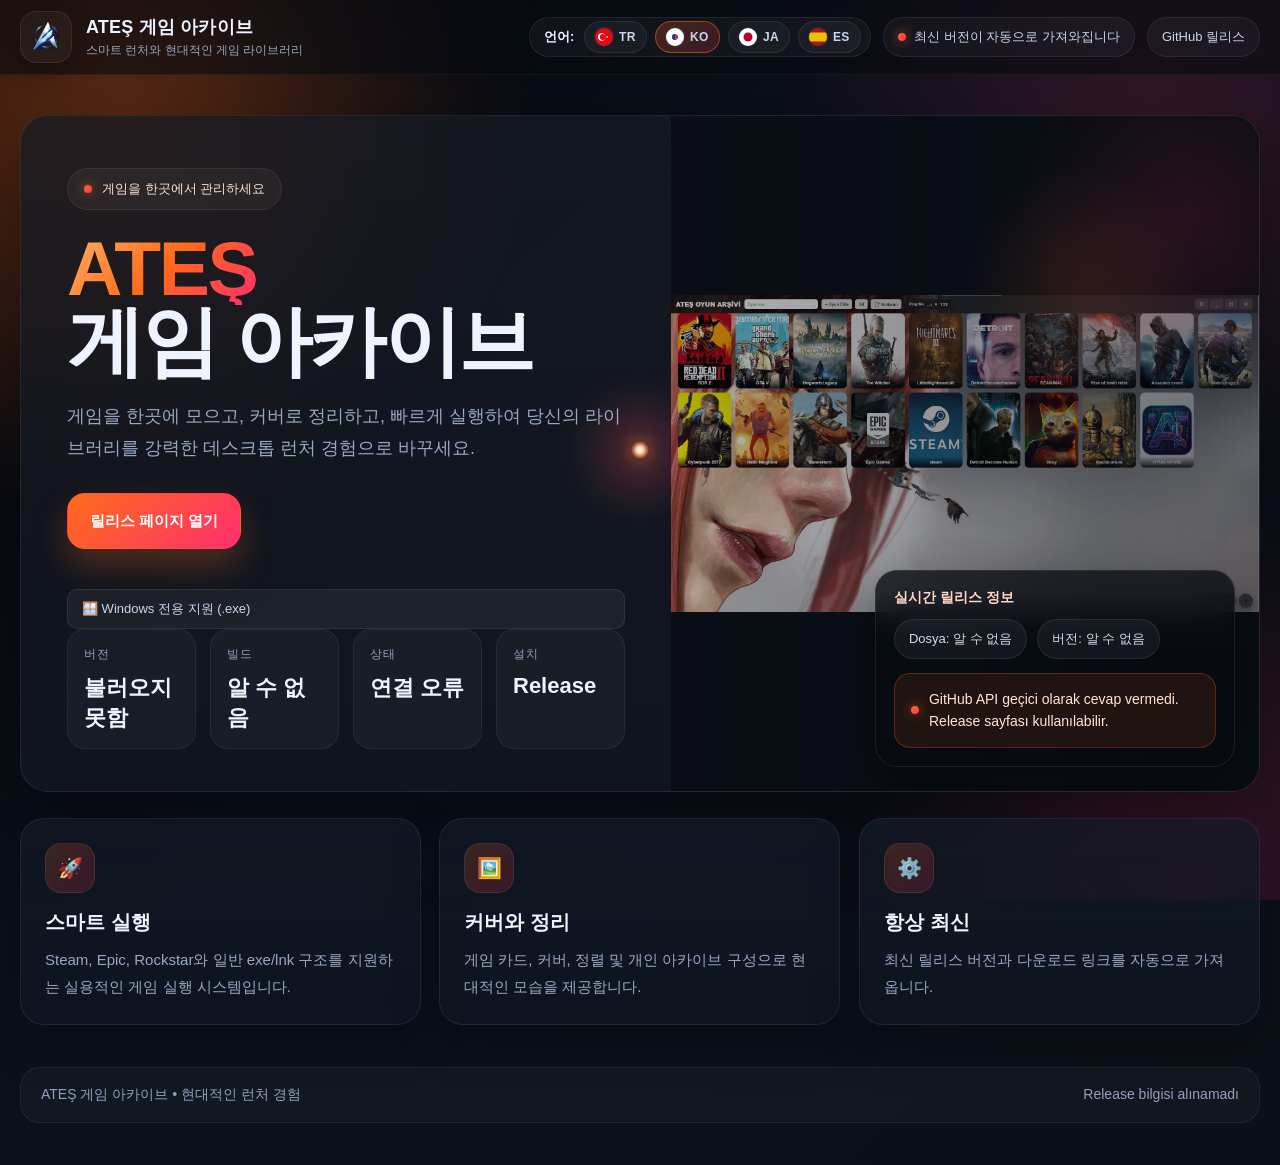
<file: ko/index.html>
<!DOCTYPE html>
<html lang="ko">
<head>
  <meta charset="UTF-8" />
<meta name="viewport" content="width=device-width, initial-scale=1.0" />
<meta name="theme-color" content="#ff6b1a">

<title>Oyun Launcher İndir (Ücretsiz) – ATEŞ 게임 아카이브 | Steam, Epic, Rockstar Tek Program</title>

<meta name="description" content="ATEŞ 게임 아카이브 ile Steam, Epic ve tüm oyunlarını tek yerde topla. Ücretsiz oyun launcher indir, hızlı başlat ve modern arşiv deneyimi yaşa.">
<meta name="keywords" content="ATEŞ 게임 아카이브, game launcher, free game launcher, Steam, Epic, Rockstar">
<meta name="author" content="ATEŞ 게임 아카이브">
<meta name="robots" content="index, follow, max-image-preview:large">

<link rel="canonical" href="https://dates1905.github.io/atesoyunarsivi/">
<link rel="alternate" hreflang="tr" href="https://dates1905.github.io/atesoyunarsivi/">
<link rel="alternate" hreflang="ko" href="https://dates1905.github.io/atesoyunarsivi/ko/">
<link rel="alternate" hreflang="ja" href="https://dates1905.github.io/atesoyunarsivi/ja/">
<link rel="alternate" hreflang="es" href="https://dates1905.github.io/atesoyunarsivi/es/">
<link rel="alternate" hreflang="x-default" href="https://dates1905.github.io/atesoyunarsivi/">

<!-- Favicon -->
<link rel="icon" href="https://dates1905.github.io/atesoyunarsivi/favicon.ico" sizes="any">
<link rel="icon" type="image/png" sizes="48x48" href="https://dates1905.github.io/atesoyunarsivi/favicon-48x48.png">
<link rel="apple-touch-icon" href="https://dates1905.github.io/atesoyunarsivi/apple-touch-icon.png">

<!-- Open Graph -->
<meta property="og:locale" content="ko_KR">
<meta property="og:type" content="website">
<meta property="og:site_name" content="ATEŞ 게임 아카이브">
<meta property="og:title" content="ATEŞ 게임 아카이브 – Ücretsiz Oyun Launcher">
<meta property="og:description" content="Steam, Epic, Rockstar ve diğer oyunlarını tek yerde topla. Hızlı, modern ve ücretsiz oyun launcher.">
<meta property="og:url" content="https://dates1905.github.io/atesoyunarsivi/">
<meta property="og:image" content="https://dates1905.github.io/atesoyunarsivi/logo.png">
<meta property="og:image:width" content="512">
<meta property="og:image:height" content="512">

<!-- Twitter -->
<meta name="twitter:card" content="summary_large_image">
<meta name="twitter:title" content="ATEŞ 게임 아카이브 – Ücretsiz Oyun Launcher">
<meta name="twitter:description" content="Steam, Epic, Rockstar ve diğer oyunlarını tek yerde topla. Hızlı, modern ve ücretsiz oyun launcher.">
<meta name="twitter:image" content="https://dates1905.github.io/atesoyunarsivi/logo.png">

<!-- Site name + organization -->
<script type="application/ld+json">
{
  "@context": "https://schema.org",
  "@graph": [
    {
      "@type": "WebSite",
      "@id": "https://dates1905.github.io/atesoyunarsivi/#website",
      "url": "https://dates1905.github.io/atesoyunarsivi/",
      "name": "ATEŞ 게임 아카이브",
      "alternateName": ["ATES Oyun Arsivi", "ATEŞ Launcher"],
      "inLanguage": "ko-KR"
    },
    {
      "@type": "Organization",
      "@id": "https://dates1905.github.io/atesoyunarsivi/#organization",
      "name": "ATEŞ 게임 아카이브",
      "url": "https://dates1905.github.io/atesoyunarsivi/",
      "logo": {
        "@type": "ImageObject",
        "url": "https://dates1905.github.io/atesoyunarsivi/logo.png"
      },
      "image": "https://dates1905.github.io/atesoyunarsivi/logo.png"
    }
  ]
}
</script>
<style>
    * { box-sizing: border-box; }

    :root {
      --bg: #070b12;
      --bg-soft: #0c1220;
      --card: rgba(14, 19, 32, 0.82);
      --line: rgba(255,255,255,0.09);
      --text: #eef3ff;
      --muted: #98a8c3;
      --accent: #ff6b1a;
      --accent-2: #ff2f6d;
      --green: #1fc97a;
      --shadow: 0 30px 80px rgba(0,0,0,0.42);
      --radius-xl: 28px;
      --radius-lg: 20px;
      --max: 1240px;
    }

    html, body {
      margin: 0;
      padding: 0;
      min-height: 100%;
      background:
        radial-gradient(circle at 10% 10%, rgba(255,107,26,0.18), transparent 26%),
        radial-gradient(circle at 90% 10%, rgba(255,47,109,0.16), transparent 24%),
        linear-gradient(135deg, #05070c 0%, #0b111b 45%, #0b0f17 100%);
      color: var(--text);
      font-family: Inter, Arial, Helvetica, sans-serif;
      overflow-x: hidden;
    }

    a { color: inherit; text-decoration: none; }

    .bg-blur {
      position: fixed;
      inset: 0;
      pointer-events: none;
      overflow: hidden;
      z-index: 0;
    }

    .bg-blur::before,
    .bg-blur::after {
      content: "";
      position: absolute;
      border-radius: 50%;
      filter: blur(110px);
      opacity: 0.2;
      animation: floatBlob 12s ease-in-out infinite;
    }

    .bg-blur::before {
      width: 34vw;
      height: 34vw;
      left: -10vw;
      top: -6vw;
      background: #ff6b1a;
    }

    .bg-blur::after {
      width: 30vw;
      height: 30vw;
      right: -8vw;
      bottom: -10vw;
      background: #ff2f6d;
      animation-duration: 14s;
    }

    @keyframes floatBlob {
      0%, 100% { transform: translate(0, 0); }
      50% { transform: translate(20px, 24px); }
    }

    .particles {
      position: fixed;
      inset: 0;
      overflow: hidden;
      pointer-events: none;
      z-index: 0;
    }

    .particle {
      position: absolute;
      bottom: -20px;
      width: 4px;
      height: 4px;
      border-radius: 999px;
      background: linear-gradient(135deg, #ff8a3d, #ff2f6d);
      opacity: 0.45;
      animation: rise linear infinite;
    }

    @keyframes rise {
      from {
        transform: translateY(0) scale(1);
        opacity: 0;
      }
      10% { opacity: 0.45; }
      to {
        transform: translateY(-110vh) scale(0.6);
        opacity: 0;
      }
    }

    .wrap {
      position: relative;
      z-index: 1;
      width: 100%;
    }

    .container {
      width: min(var(--max), calc(100% - 32px));
      margin: 0 auto;
    }

    .topbar {
      position: sticky;
      top: 0;
      z-index: 10;
      backdrop-filter: blur(16px);
      background: rgba(7, 11, 18, 0.58);
      border-bottom: 1px solid rgba(255,255,255,0.05);
    }

    .topbar-inner {
      height: 74px;
      display: flex;
      align-items: center;
      justify-content: space-between;
      gap: 16px;
    }

    .brand {
      display: flex;
      align-items: center;
      gap: 14px;
      min-width: 0;
    }

    .brand-logo {
      width: 52px;
      height: 52px;
      border-radius: 16px;
      display: flex;
      align-items: center;
      justify-content: center;
      background: rgba(255,255,255,0.04);
      border: 1px solid rgba(255,255,255,0.08);
      box-shadow: 0 8px 24px rgba(0,0,0,0.25);
      overflow: hidden;
      padding: 6px;
    }

    .brand-logo img {
      width: 100%;
      height: 100%;
      object-fit: contain;
      display: block;
    }

    .brand-title {
      font-size: 18px;
      font-weight: 800;
      letter-spacing: 0.2px;
      white-space: nowrap;
    }

    .brand-sub {
      font-size: 12px;
      color: var(--muted);
      margin-top: 3px;
      white-space: nowrap;
    }

    .nav-actions {
      display: flex;
      align-items: center;
      gap: 12px;
      flex-wrap: wrap;
      justify-content: flex-end;
    }

    .mini-badge {
      min-height: 40px;
      padding: 0 14px;
      display: inline-flex;
      align-items: center;
      border-radius: 999px;
      background: rgba(255,255,255,0.04);
      border: 1px solid rgba(255,255,255,0.07);
      color: #c9d6ec;
      font-size: 13px;
      gap: 8px;
    }

    .dot {
      width: 8px;
      height: 8px;
      border-radius: 999px;
      background: linear-gradient(135deg, var(--accent), var(--accent-2));
      box-shadow: 0 0 12px rgba(255,107,26,0.7);
      flex: 0 0 auto;
    }

    .hero {
      padding: 40px 0 26px;
    }

    .hero-card {
      position: relative;
      overflow: hidden;
      border-radius: var(--radius-xl);
      background:
        linear-gradient(180deg, rgba(255,255,255,0.03), rgba(255,255,255,0.015)),
        rgba(13, 17, 27, 0.78);
      border: 1px solid rgba(255,255,255,0.07);
      box-shadow: var(--shadow);
    }

    .hero-grid {
      display: grid;
      grid-template-columns: 1.05fr 0.95fr;
      min-height: 650px;
    }

    .hero-left {
      padding: 52px 46px 42px;
      display: flex;
      flex-direction: column;
      justify-content: center;
    }

    .eyebrow {
      display: inline-flex;
      align-items: center;
      gap: 10px;
      width: fit-content;
      min-height: 42px;
      padding: 0 16px;
      border-radius: 999px;
      background: rgba(255,255,255,0.045);
      border: 1px solid rgba(255,255,255,0.07);
      color: #ffe0cf;
      font-size: 13px;
      margin-bottom: 22px;
    }

    .hero-title {
      margin: 0;
      font-size: clamp(42px, 6vw, 78px);
      line-height: 0.95;
      letter-spacing: -2.5px;
      font-weight: 900;
    }

    .hero-title .accent {
      background: linear-gradient(135deg, #ffb167, #ff6b1a, #ff2f6d);
      -webkit-background-clip: text;
      background-clip: text;
      color: transparent;
      display: inline-block;
    }

    .hero-desc {
      margin: 22px 0 28px;
      max-width: 700px;
      color: var(--muted);
      font-size: 18px;
      line-height: 1.8;
    }

    .hero-actions {
      display: flex;
      gap: 14px;
      flex-wrap: wrap;
      margin-bottom: 28px;
    }

    .btn {
      min-height: 56px;
      padding: 0 22px;
      border-radius: 18px;
      display: inline-flex;
      align-items: center;
      justify-content: center;
      gap: 10px;
      font-weight: 800;
      font-size: 15px;
      border: 1px solid transparent;
      transition: transform .18s ease, box-shadow .18s ease, background .18s ease, border-color .18s ease;
    }

    .btn:hover { transform: translateY(-2px); }

    .btn-primary {
      background: linear-gradient(135deg, var(--accent), var(--accent-2));
      color: #fff;
      box-shadow: 0 16px 34px rgba(255, 107, 26, 0.28);
    }

    .btn-secondary {
      background: rgba(255,255,255,0.05);
      color: #fff;
      border-color: rgba(255,255,255,0.08);
    }

    .stats {
      display: grid;
      grid-template-columns: repeat(4, minmax(0, 1fr));
      gap: 14px;
    }

    .stat {
      padding: 16px 16px 15px;
      border-radius: 18px;
      background: rgba(255,255,255,0.035);
      border: 1px solid rgba(255,255,255,0.06);
      min-height: 94px;
    }

    .stat-label {
      font-size: 12px;
      text-transform: uppercase;
      letter-spacing: 1px;
      color: #8ea0bc;
      margin-bottom: 10px;
    }

    .stat-value {
      font-size: 22px;
      font-weight: 800;
      word-break: break-word;
    }

   .hero-right {
  position: relative;
  min-height: 650px;
  background:
    linear-gradient(90deg, rgba(7,11,18,0.3), rgba(7,11,18,0.6)),
    url("../launcher.jpg?v=3") center center no-repeat;
  background-size: contain;
  background-color: #0b0f17;
}

    @media (max-width: 768px) {
  .hero-right {
    background-size: contain;
    min-height: 300px;
  }
}

    .hero-right::before {
      content: "";
      position: absolute;
      inset: 0;
      background:
        radial-gradient(circle at 70% 25%, rgba(255,107,26,0.12), transparent 18%),
        radial-gradient(circle at 88% 15%, rgba(255,47,109,0.12), transparent 22%);
    }

    .floating-panel {
      position: absolute;
      right: 24px;
      bottom: 24px;
      top: auto;
      left: auto;
      transform: none !important;
      z-index: 2;
      width: min(360px, calc(100% - 48px));
      padding: 18px;
      border-radius: 22px;
      background: rgba(7, 11, 18, 0.76);
      border: 1px solid rgba(255,255,255,0.08);
      backdrop-filter: blur(16px);
      box-shadow: 0 18px 44px rgba(0,0,0,0.34);
    }

    .floating-title {
      font-size: 14px;
      color: #ffd9c6;
      margin-bottom: 12px;
      font-weight: 700;
    }

    .file-row {
      display: flex;
      gap: 10px;
      flex-wrap: wrap;
    }

    .pill {
      min-height: 40px;
      padding: 0 14px;
      display: inline-flex;
      align-items: center;
      border-radius: 999px;
      background: rgba(255,255,255,0.05);
      border: 1px solid rgba(255,255,255,0.08);
      color: #d0ddf0;
      font-size: 13px;
      max-width: 100%;
      overflow: hidden;
      text-overflow: ellipsis;
      white-space: nowrap;
    }

    .status-box {
      margin-top: 14px;
      min-height: 58px;
      border-radius: 16px;
      padding: 14px 16px;
      display: flex;
      align-items: center;
      gap: 10px;
      font-size: 14px;
      line-height: 1.6;
      border: 1px solid rgba(255,255,255,0.08);
      background: rgba(255,255,255,0.04);
      color: #dce6f5;
    }

    .status-box.ok {
      background: rgba(31, 201, 122, 0.11);
      border-color: rgba(31, 201, 122, 0.34);
      color: #dbffec;
    }

    .status-box.warn {
      background: rgba(255, 107, 26, 0.10);
      border-color: rgba(255, 107, 26, 0.26);
      color: #ffe6d7;
    }

    .spinner {
      width: 16px;
      height: 16px;
      border-radius: 999px;
      border: 2px solid rgba(255,255,255,0.24);
      border-top-color: #fff;
      animation: spin .9s linear infinite;
      flex: 0 0 auto;
    }

    @keyframes spin { to { transform: rotate(360deg); } }

    .section { padding: 0 0 34px; }

    .section-grid {
      display: grid;
      grid-template-columns: repeat(3, minmax(0, 1fr));
      gap: 18px;
    }

    .feature-card {
      border-radius: 24px;
      padding: 24px;
      background:
        linear-gradient(180deg, rgba(255,255,255,0.025), rgba(255,255,255,0.01)),
        rgba(12,18,30,0.72);
      border: 1px solid rgba(255,255,255,0.07);
      box-shadow: 0 18px 50px rgba(0,0,0,0.24);
    }

    .feature-icon {
      width: 50px;
      height: 50px;
      border-radius: 16px;
      display: grid;
      place-items: center;
      font-size: 20px;
      background: linear-gradient(135deg, rgba(255,107,26,0.18), rgba(255,47,109,0.16));
      border: 1px solid rgba(255,255,255,0.07);
      margin-bottom: 16px;
    }

    .feature-title {
      margin: 0 0 10px;
      font-size: 20px;
      font-weight: 800;
    }

    .feature-desc {
      margin: 0;
      color: var(--muted);
      font-size: 15px;
      line-height: 1.8;
    }

    .footer {
      padding: 8px 0 42px;
      color: #91a2bc;
      font-size: 14px;
    }

    .footer-box {
      border-radius: 20px;
      padding: 18px 20px;
      background: rgba(255,255,255,0.03);
      border: 1px solid rgba(255,255,255,0.06);
      display: flex;
      justify-content: space-between;
      gap: 16px;
      flex-wrap: wrap;
    }

    @media (max-width: 1120px) {
      .hero-grid { grid-template-columns: 1fr; }
      .hero-right { min-height: 420px; order: -1; }
      .hero-left { padding: 34px 24px 26px; }
      .stats { grid-template-columns: repeat(2, minmax(0, 1fr)); }
      .section-grid { grid-template-columns: 1fr; }
    }

    
    .language-badge {
      gap: 10px;
      padding-right: 10px;
      flex-wrap: wrap;
    }

    .lang-label {
      font-weight: 700;
      color: #eef3ff;
      white-space: nowrap;
    }

    .lang-links {
      display: inline-flex;
      align-items: center;
      gap: 8px;
      flex-wrap: wrap;
    }

    .lang-item {
      min-height: 32px;
      padding: 0 10px;
      border-radius: 999px;
      display: inline-flex;
      align-items: center;
      gap: 6px;
      background: rgba(255,255,255,0.04);
      border: 1px solid rgba(255,255,255,0.08);
      transition: transform .18s ease, border-color .18s ease, background .18s ease;
      font-size: 12px;
      font-weight: 700;
    }

    .lang-item:hover {
      transform: translateY(-1px);
      border-color: rgba(255,255,255,0.18);
      background: rgba(255,255,255,0.08);
    }

    .lang-item.active {
      background: linear-gradient(135deg, rgba(255,107,26,0.22), rgba(255,47,109,0.18));
      border-color: rgba(255,107,26,0.5);
    }

    
    .flag-icon {
      width: 18px;
      height: 18px;
      border-radius: 50%;
      object-fit: cover;
      display: block;
      flex: 0 0 auto;
      box-shadow: 0 0 0 1px rgba(255,255,255,0.08);
    }

    .lang-text {
      letter-spacing: 0.3px;
    }


    @media (max-width: 700px) {
      .container { width: min(var(--max), calc(100% - 20px)); }
      .topbar-inner {
        height: auto;
        padding: 14px 0;
        align-items: flex-start;
        flex-direction: column;
      }
      .hero { padding-top: 18px; }
      .hero-title { letter-spacing: -1.4px; }
      .hero-desc { font-size: 16px; }
      .hero-actions { flex-direction: column; }
      .btn { width: 100%; }
      .stats { grid-template-columns: 1fr; }
      .hero-right { min-height: 320px; }
      .floating-panel {
        right: 14px;
        bottom: 14px;
        width: calc(100% - 28px);
      }
    }
  
    .cursor-glow,
    .cursor-core {
      position: fixed;
      left: 0;
      top: 0;
      pointer-events: none;
      z-index: 9999;
      opacity: 0;
      transform: translate(-50%, -50%);
      transition: opacity .25s ease;
      mix-blend-mode: screen;
    }

    .cursor-glow {
      width: 140px;
      height: 140px;
      border-radius: 50%;
      background:
        radial-gradient(circle, rgba(255,107,26,0.22) 0%, rgba(255,47,109,0.14) 35%, rgba(255,107,26,0.06) 52%, rgba(255,107,26,0) 72%);
      filter: blur(10px);
    }

    .cursor-core {
      width: 18px;
      height: 18px;
      border-radius: 50%;
      background: radial-gradient(circle, rgba(255,255,255,0.95) 0%, rgba(255,182,120,0.9) 34%, rgba(255,107,26,0.18) 70%, rgba(255,107,26,0) 100%);
      box-shadow:
        0 0 16px rgba(255,107,26,0.55),
        0 0 34px rgba(255,47,109,0.25);
    }

    .cursor-trail {
      position: fixed;
      left: 0;
      top: 0;
      width: 9px;
      height: 9px;
      border-radius: 50%;
      pointer-events: none;
      z-index: 9998;
      opacity: 0;
      transform: translate(-50%, -50%) scale(0.6);
      background: linear-gradient(135deg, rgba(255,190,120,0.95), rgba(255,47,109,0.65));
      box-shadow: 0 0 12px rgba(255,107,26,0.35);
      will-change: transform, opacity;
    }

    .cursor-active .cursor-glow,
    .cursor-active .cursor-core,
    .cursor-active .cursor-trail {
      opacity: 1;
    }

    .interactive-hover {
      position: relative;
      overflow: hidden;
    }

    .interactive-hover::after {
      content: "";
      position: absolute;
      inset: -1px;
      border-radius: inherit;
      background:
        radial-gradient(circle at var(--mx, 50%) var(--my, 50%), rgba(255,255,255,0.16), rgba(255,255,255,0) 32%);
      opacity: 0;
      transition: opacity .25s ease;
      pointer-events: none;
    }

    .interactive-hover:hover::after {
      opacity: 1;
    }

    .interactive-hover.lift {
      transition: transform .18s ease, box-shadow .18s ease, border-color .18s ease;
      will-change: transform;
    }

    .interactive-hover.lift:hover {
      box-shadow: 0 22px 50px rgba(0,0,0,0.28);
    }

    @media (pointer: coarse), (prefers-reduced-motion: reduce) {
      .cursor-glow,
      .cursor-core,
      .cursor-trail {
        display: none !important;
      }
      .interactive-hover,
      .interactive-hover.lift {
        transform: none !important;
      }
    }

  </style>
</head>
<body>

  <div class="cursor-glow" id="cursorGlow" aria-hidden="true"></div>
  <div class="cursor-core" id="cursorCore" aria-hidden="true"></div>


  <div style="position:absolute; left:-9999px;">
  <h1>ATEŞ 게임 아카이브 – Ücretsiz Oyun Launcher</h1>
  <h2>Steam, Epic ve tüm oyunlarını tek yerden başlat</h2>
</div>

  <div class="bg-blur"></div>
  <div class="particles" id="particles"></div>

  <div class="wrap">
    <header class="topbar">
      <div class="container topbar-inner">
        <div class="brand">
  <div class="brand-logo">
    <img src="../logo.png?v=4" alt="ATEŞ 게임 아카이브 logo" />
  </div>
          <div>
            <div class="brand-title">ATEŞ 게임 아카이브</div>
            <div class="brand-sub">스마트 런처와 현대적인 게임 라이브러리</div>
          </div>
        </div>

        <div class="nav-actions">
        <div class="mini-badge language-badge">
          <span class="lang-label">언어:</span>
                    <div class="lang-links">
            <a class="lang-item" href="https://dates1905.github.io/atesoyunarsivi/" aria-label="Türkçe">
              <img class="flag-icon" src="../assets/flags/tr.svg" alt="Türkiye bayrağı" />
              <span class="lang-text">TR</span>
            </a>
            <a class="lang-item active" href="https://dates1905.github.io/atesoyunarsivi/ko/" aria-label="한국어">
              <img class="flag-icon" src="../assets/flags/kr.svg" alt="Güney Kore bayrağı" />
              <span class="lang-text">KO</span>
            </a>
            <a class="lang-item" href="https://dates1905.github.io/atesoyunarsivi/ja/" aria-label="日本語">
              <img class="flag-icon" src="../assets/flags/jp.svg" alt="Japonya bayrağı" />
              <span class="lang-text">JA</span>
            </a>
            <a class="lang-item" href="https://dates1905.github.io/atesoyunarsivi/es/" aria-label="Español">
              <img class="flag-icon" src="../assets/flags/es.svg" alt="İspanya bayrağı" />
              <span class="lang-text">ES</span>
            </a>
          </div>
        </div>
          <div class="mini-badge">
            <span class="dot"></span>
            최신 버전이 자동으로 가져와집니다
          </div>
          <a class="mini-badge" href="https://github.com/dates1905/ATES-OYUN-ARSIVI/releases" target="_blank" rel="noopener noreferrer">
            GitHub 릴리스
          </a>
        </div>
      </div>
    </header>

    <main>
      <section class="hero">
        <div class="container">
          <div class="hero-card">
            <div class="hero-grid">
              <div class="hero-left">
                <div class="eyebrow">
                  <span class="dot"></span>
                  게임을 한곳에서 관리하세요
                </div>

<div class="hero-title">
  <span class="accent">ATEŞ</span><br />
  게임 아카이브
</div>
                
                <p class="hero-desc">
                  게임을 한곳에 모으고, 커버로 정리하고, 빠르게 실행하여 당신의 라이브러리를 강력한 데스크톱 런처 경험으로 바꾸세요.
                </p>

                <div class="hero-actions">
                  <a
                    id="downloadBtn"
                    class="btn btn-primary"
                    href="https://github.com/dates1905/ATES-OYUN-ARSIVI/releases"
                    target="_blank"
                    rel="noopener noreferrer"
                  >
                    설치 프로그램 다운로드
                  </a>
                </div>

                <div style="
                  margin-top:12px;
                  padding:10px 14px;
                  border-radius:10px;
                  background:rgba(255,255,255,0.05);
                  border:1px solid rgba(255,255,255,0.08);
                  font-size:13px;
                  color:#c9d6ec;
                  display:inline-block;
                ">
                  🪟 Windows 전용 지원 (.exe)
                </div>

                <div class="stats">
                  <div class="stat">
                    <div class="stat-label">버전</div>
                    <div class="stat-value" id="versionText">불러오는 중...</div>
                  </div>

                  <div class="stat">
                    <div class="stat-label">빌드</div>
                    <div class="stat-value" id="buildDate">불러오는 중...</div>
                  </div>

                  <div class="stat">
                    <div class="stat-label">상태</div>
                    <div class="stat-value" id="releaseStatus">확인 중...</div>
                  </div>

                  <div class="stat">
                    <div class="stat-label">설치</div>
                    <div class="stat-value" id="fileType">.exe</div>
                  </div>
                </div>
              </div>

              <div class="hero-right">
                <div class="floating-panel">
                  <div class="floating-title">실시간 릴리스 정보</div>
                  <div class="file-row">
                    <div class="pill" id="fileName">파일: 불러오는 중...</div>
                    <div class="pill" id="versionBadge">버전: yükleniyor...</div>
                  </div>
                  <div class="status-box warn" id="statusBox">
                    <div class="spinner"></div>
                    <span>GitHub에서 최신 버전 정보를 가져오는 중...</span>
                  </div>
                </div>
              </div>
            </div>
          </div>
        </div>
      </section>

      <section class="section">
        <div class="container">
          <div class="section-grid">
            <div class="feature-card">
              <div class="feature-icon">🚀</div>
              <h3 class="feature-title">스마트 실행</h3>
              <p class="feature-desc">Steam, Epic, Rockstar와 일반 exe/lnk 구조를 지원하는 실용적인 게임 실행 시스템입니다.</p>
            </div>

            <div class="feature-card">
              <div class="feature-icon">🖼️</div>
              <h3 class="feature-title">커버와 정리</h3>
              <p class="feature-desc">게임 카드, 커버, 정렬 및 개인 아카이브 구성으로 현대적인 모습을 제공합니다.</p>
            </div>

            <div class="feature-card">
              <div class="feature-icon">⚙️</div>
              <h3 class="feature-title">항상 최신</h3>
              <p class="feature-desc">최신 릴리스 버전과 다운로드 링크를 자동으로 가져옵니다.</p>
            </div>
          </div>
        </div>
      </section>
    </main>

    <footer class="footer">
      <div class="container">
        <div class="footer-box">
          <div>ATEŞ 게임 아카이브 • 현대적인 런처 경험</div>
          <div id="footerVersion">버전 bilgisi yükleniyor...</div>
        </div>
      </div>
    </footer>
  </div>

  <script>
    const RELEASE_API_URL = "https://api.github.com/repos/dates1905/ATES-OYUN-ARSIVI/releases/latest";
    const RELEASES_PAGE_URL = "https://github.com/dates1905/ATES-OYUN-ARSIVI/releases";

    function byId(id) {
      return document.getElementById(id);
    }

    function setStatus(message, type = "warn", loading = false) {
      const box = byId("statusBox");
      if (!box) return;
      box.className = "status-box " + type;
      box.innerHTML = (
        loading
          ? '<div class="spinner"></div>'
          : '<span class="dot"></span>'
      ) + '<span>' + message + '</span>';
    }

    function formatDate(dateStr) {
      if (!dateStr) return "알 수 없음";
      const d = new Date(dateStr);
      if (Number.isNaN(d.getTime())) return "알 수 없음";
      const day = String(d.getDate()).padStart(2, "0");
      const month = String(d.getMonth() + 1).padStart(2, "0");
      const year = d.getFullYear();
      return day + "." + month + "." + year;
    }

    function pickExeAsset(assets) {
      if (!Array.isArray(assets)) return null;
      for (const asset of assets) {
        if (/\.exe$/i.test(asset.name || "")) return asset;
      }
      return null;
    }

    function createParticles() {
      const wrap = byId("particles");
      if (!wrap) return;
      wrap.innerHTML = "";
      const count = window.innerWidth < 768 ? 20 : 36;

      for (let i = 0; i < count; i++) {
        const p = document.createElement("span");
        p.className = "particle";
        p.style.left = (Math.random() * 100) + "vw";
        const size = 2 + Math.random() * 4;
        p.style.width = size + "px";
        p.style.height = size + "px";
        p.style.animationDuration = (7 + Math.random() * 9) + "s";
        p.style.animationDelay = (Math.random() * 8) + "s";
        p.style.opacity = 0.16 + Math.random() * 0.38;
        wrap.appendChild(p);
      }
    }


    function setupImmersiveCursor() {
      if (window.matchMedia("(pointer: coarse)").matches || window.matchMedia("(prefers-reduced-motion: reduce)").matches) {
        return;
      }

      const glow = byId("cursorGlow");
      const core = byId("cursorCore");
      if (!glow || !core) return;

      const trailCount = 10;
      const trails = [];
      const pointer = {
        x: window.innerWidth / 2,
        y: window.innerHeight / 2,
        tx: window.innerWidth / 2,
        ty: window.innerHeight / 2
      };

      document.body.classList.add("cursor-active");

      for (let i = 0; i < trailCount; i++) {
        const dot = document.createElement("div");
        dot.className = "cursor-trail";
        dot.style.opacity = String(Math.max(0.08, 0.34 - i * 0.028));
        document.body.appendChild(dot);
        trails.push({
          el: dot,
          x: pointer.x,
          y: pointer.y
        });
      }

      function setInteractiveTargets() {
        document.querySelectorAll(".btn, .feature-card, .stat, .mini-badge, .lang-item").forEach((el) => {
          el.classList.add("interactive-hover", "lift");
          el.addEventListener("mousemove", (event) => {
            const rect = el.getBoundingClientRect();
            const px = ((event.clientX - rect.left) / rect.width) * 100;
            const py = ((event.clientY - rect.top) / rect.height) * 100;
            el.style.setProperty("--mx", px.toFixed(2) + "%");
            el.style.setProperty("--my", py.toFixed(2) + "%");
          });

          el.addEventListener("mouseenter", () => {
            core.style.transform = "translate(-50%, -50%) scale(1.25)";
            glow.style.transform = "translate(-50%, -50%) scale(1.08)";
          });

          el.addEventListener("mouseleave", () => {
            core.style.transform = "translate(-50%, -50%) scale(1)";
            glow.style.transform = "translate(-50%, -50%) scale(1)";
            el.style.transform = "";
          });

          el.addEventListener("mousemove", (event) => {
            const rect = el.getBoundingClientRect();
            const offsetX = (event.clientX - rect.left) / rect.width - 0.5;
            const offsetY = (event.clientY - rect.top) / rect.height - 0.5;
            const moveX = offsetX * 8;
            const moveY = offsetY * 8;
            el.style.transform = "translate(" + moveX.toFixed(2) + "px, " + moveY.toFixed(2) + "px)";
          });
        });
      }

      setInteractiveTargets();

      window.addEventListener("mousemove", (event) => {
        pointer.tx = event.clientX;
        pointer.ty = event.clientY;
      }, { passive: true });

      window.addEventListener("mouseout", (event) => {
        if (!event.relatedTarget) {
          document.body.classList.remove("cursor-active");
        }
      });

      window.addEventListener("mouseover", () => {
        document.body.classList.add("cursor-active");
      });

      function animate() {
        pointer.x += (pointer.tx - pointer.x) * 0.18;
        pointer.y += (pointer.ty - pointer.y) * 0.18;

        glow.style.left = pointer.x + "px";
        glow.style.top = pointer.y + "px";
        core.style.left = pointer.x + "px";
        core.style.top = pointer.y + "px";

        let prevX = pointer.x;
        let prevY = pointer.y;

        trails.forEach((trail, index) => {
          trail.x += (prevX - trail.x) * (0.22 - index * 0.012);
          trail.y += (prevY - trail.y) * (0.22 - index * 0.012);
          trail.el.style.left = trail.x + "px";
          trail.el.style.top = trail.y + "px";
          trail.el.style.transform = "translate(-50%, -50%) scale(" + (1 - index * 0.055).toFixed(2) + ")";
          prevX = trail.x;
          prevY = trail.y;
        });

        requestAnimationFrame(animate);
      }

      animate();
    }


    async function loadLatestRelease() {
      try {
        setStatus("GitHub에서 최신 버전 정보를 가져오는 중...", "warn", true);

        const response = await fetch(RELEASE_API_URL, {
          method: "GET",
          headers: { "Accept": "application/vnd.github+json" },
          cache: "no-store"
        });

        if (!response.ok) {
          throw new Error("GitHub API hatası: " + response.status);
        }

        const release = await response.json();
        const version = release.tag_name || release.name || "알 수 없음";
        const buildDate = formatDate(release.published_at);
        const exeAsset = pickExeAsset(release.assets || []);
        const downloadUrl = exeAsset ? exeAsset.browser_download_url : (release.html_url || RELEASES_PAGE_URL);
        const fileName = exeAsset ? exeAsset.name : "İndirilebilir .exe bulunamadı";

        if (byId("versionText")) byId("versionText").textContent = version;
        if (byId("buildDate")) byId("buildDate").textContent = buildDate;
        if (byId("releaseStatus")) byId("releaseStatus").textContent = release.prerelease ? "Ön 버전" : "출시됨";
        if (byId("fileType")) byId("fileType").textContent = exeAsset ? ".exe" : "Release";
        if (byId("fileName")) byId("fileName").textContent = "Dosya: " + fileName;
        if (byId("versionBadge")) byId("versionBadge").textContent = "버전: " + version;
        if (byId("footerVersion")) byId("footerVersion").textContent = "Canlı sürüm: " + version;

        const downloadBtn = byId("downloadBtn");
        if (downloadBtn) {
          downloadBtn.href = downloadUrl;
          downloadBtn.textContent = exeAsset ? "설치 프로그램 다운로드" : "릴리스 페이지 열기";
        }

        setStatus(
          exeAsset
            ? "En güncel sürüm başarıyla yüklendi: " + version
            : "Release bulundu ama .exe dosyası seçilemedi.",
          exeAsset ? "ok" : "warn",
          false
        );
      } catch (error) {
        console.error("Release yüklenemedi:", error);

        if (byId("versionText")) byId("versionText").textContent = "불러오지 못함";
        if (byId("buildDate")) byId("buildDate").textContent = "알 수 없음";
        if (byId("releaseStatus")) byId("releaseStatus").textContent = "연결 오류";
        if (byId("fileType")) byId("fileType").textContent = "Release";
        if (byId("fileName")) byId("fileName").textContent = "Dosya: 알 수 없음";
        if (byId("versionBadge")) byId("versionBadge").textContent = "버전: 알 수 없음";
        if (byId("footerVersion")) byId("footerVersion").textContent = "Release bilgisi alınamadı";

        const downloadBtn = byId("downloadBtn");
        if (downloadBtn) {
          downloadBtn.href = RELEASES_PAGE_URL;
          downloadBtn.textContent = "릴리스 페이지 열기";
        }

        setStatus("GitHub API geçici olarak cevap vermedi. Release sayfası kullanılabilir.", "warn", false);
      }
    }

    window.addEventListener("load", function () {
      createParticles();
      loadLatestRelease();
      setupImmersiveCursor();
    });
  </script>
</body>
</html>
</file>
